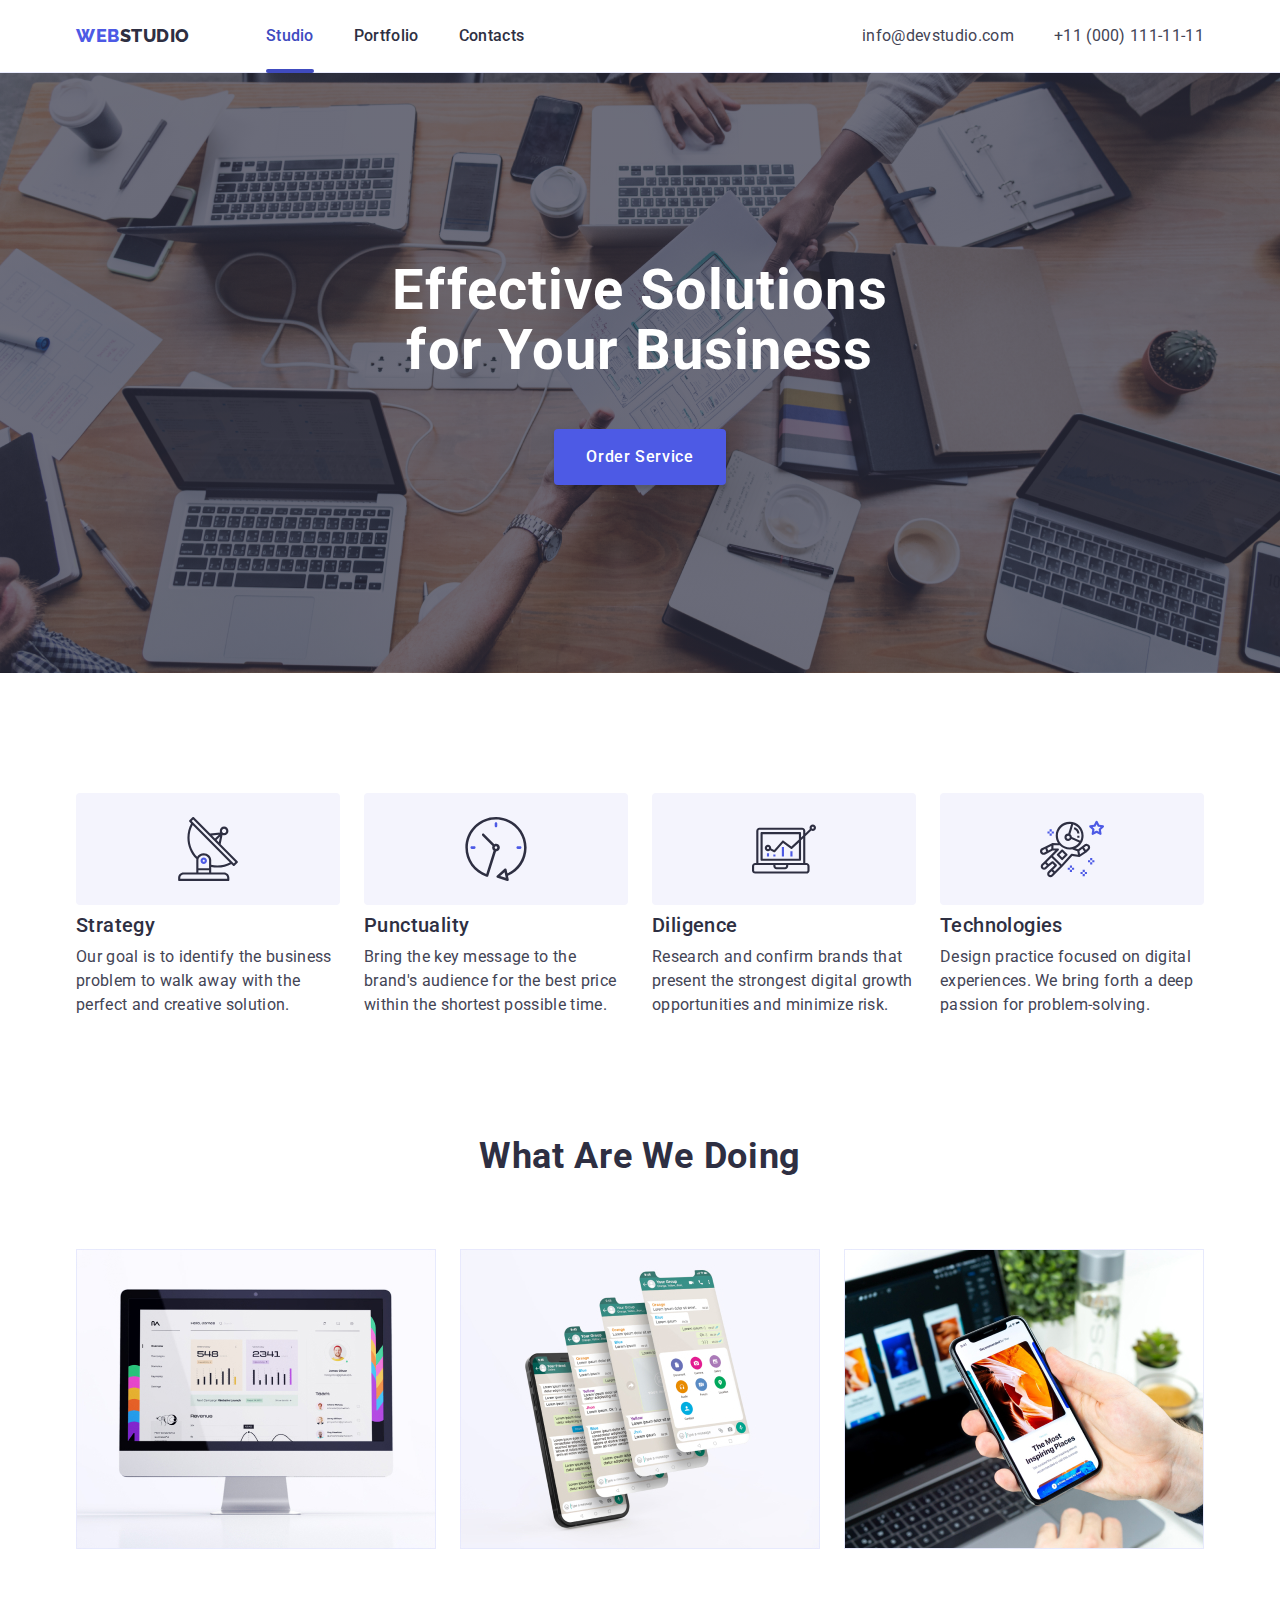
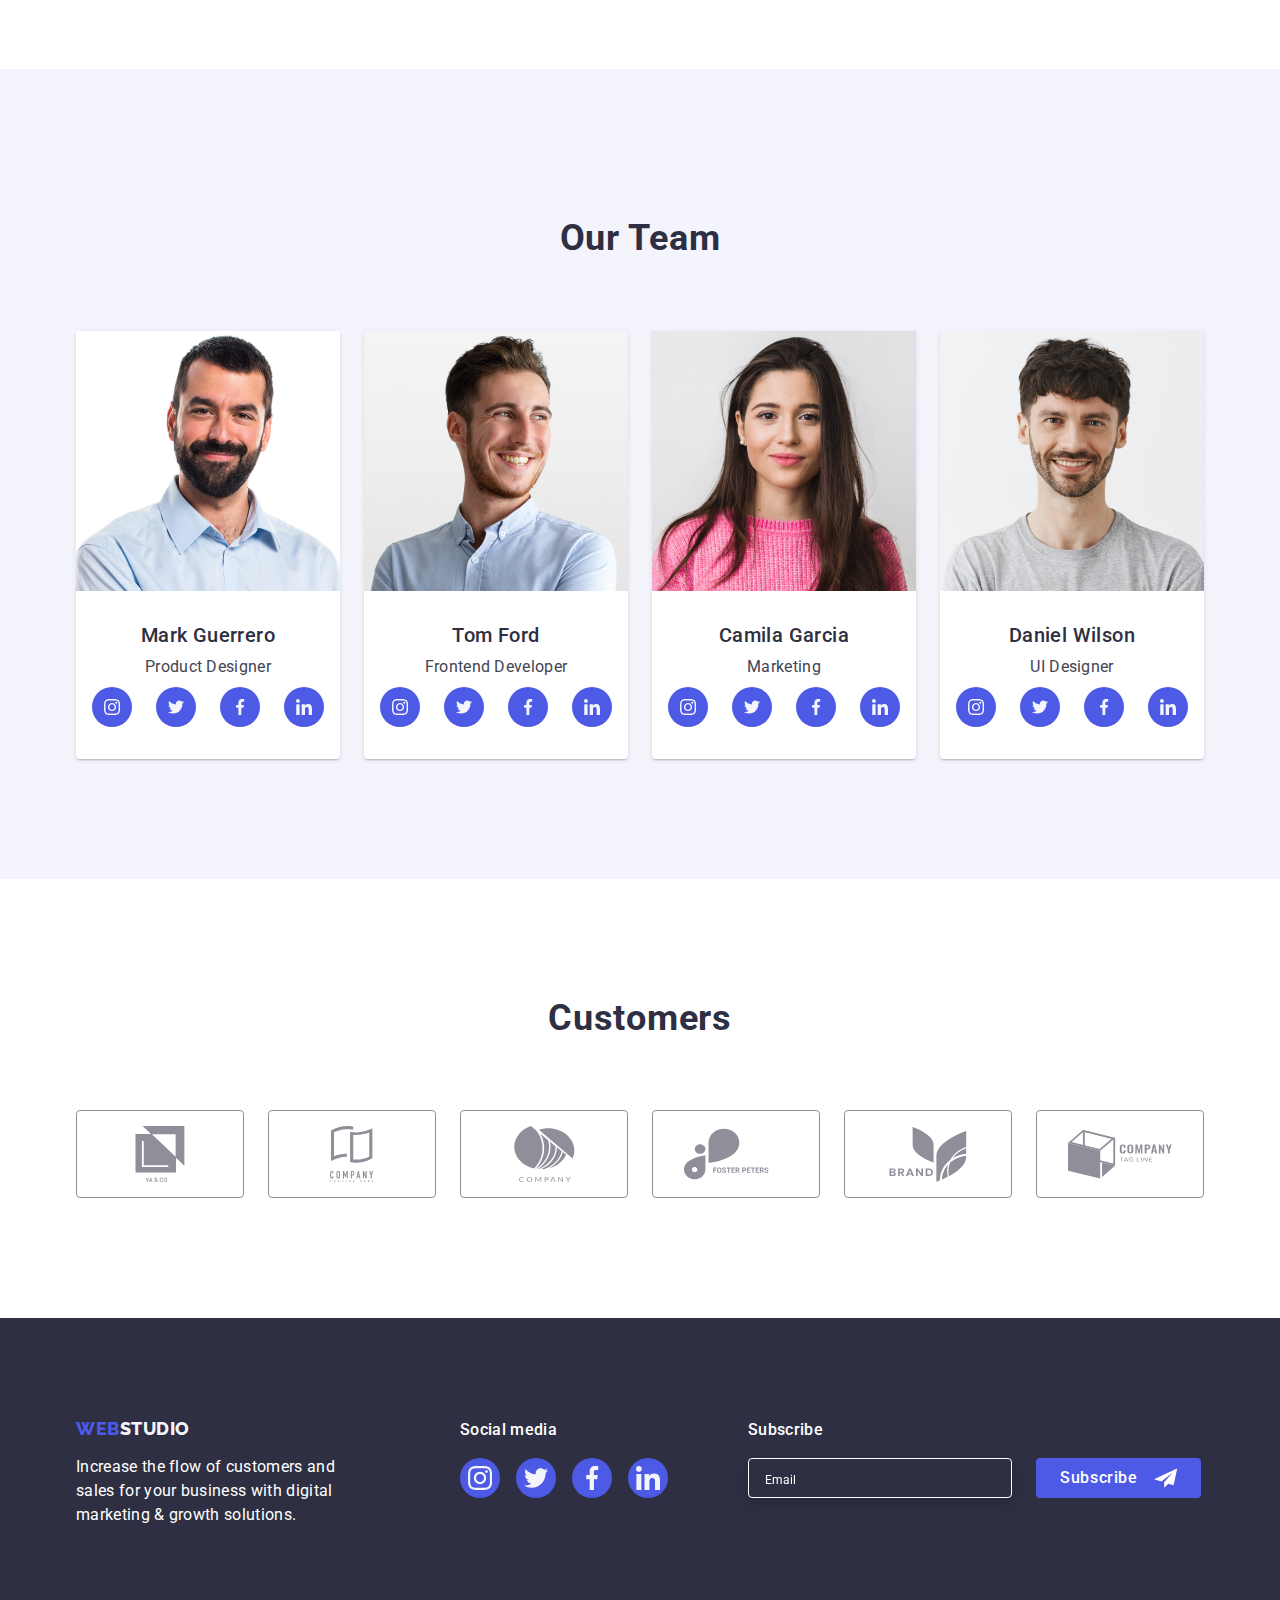
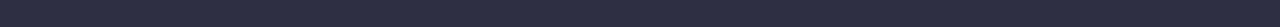
<file: index.html>
<!DOCTYPE html>
<html lang="en">
  <head>
    <meta charset="UTF-8" />
    <meta http-equiv="X-UA-Compatible" content="IE=edge" />
    <meta name="viewport" content="width=device-width, initial-scale=1.0" />
    <link rel="preconnect" href="https://fonts.googleapis.com" />
    <link rel="preconnect" href="https://fonts.gstatic.com" crossorigin />
    <link
      href="https://fonts.googleapis.com/css2?family=Raleway:wght@800&family=Roboto:wght@400;500;700;900&display=swap"
      rel="stylesheet"
    />
    <link
      rel="stylesheet"
      href="https://cdn.jsdelivr.net/npm/modern-normalize@1.1.0/modern-normalize.min.css"
    />
    <link rel="stylesheet" href="./css/styles.css" />
    <title>Homework-1</title>
  </head>
  <body>
    <!-- Header -->
    <header class="header-line">
      <div class="container-menu container">
        <nav class="menu-nav">
          <a class="logo link" href="">Web<span class="studio">Studio</span></a>
          <ul class="list site-nav">
            <li class="item-menu">
              <a class="link menu-link-current" href="./index.html">Studio</a>
            </li>
            <li class="item-menu">
              <a class="link menu-link" href="./portfolio.html">Portfolio</a>
            </li>
            <li class="item-menu">
              <a class="link menu-link" href="">Contacts</a>
            </li>
          </ul>
        </nav>
        <address class="address">
          <ul class="list contact-list">
            <li>
              <a class="contacts link" href="mailto:info@devstudio.com"
                >info@devstudio.com</a
              >
            </li>
            <li>
              <a class="contacts link" href="tel:+110001111111"
                >+11 (000) 111-11-11</a
              >
            </li>
          </ul>
        </address>
      </div>
    </header>
    <!-- Main -->
    <main>
      <section class="section-main">
        <div class="container">
          <h1 class="main-text">Effective Solutions <br />for Your Business</h1>
          <button class="button" data-modal-open type="button">
            Order Service
          </button>
        </div>
      </section>
      <!-- Section -->
      <section class="section-content">
        <div class="container">
          <h2 hidden class="header-foto">Features</h2>
          <ul class="list content-box">
            <li class="content-item">
              <div class="icons-list">
                <svg class="icons" width="64" height="64">
                  <use href="./images/icons.svg#icon-antenna"></use>
                </svg>
              </div>
              <h3 class="content-header">Strategy</h3>
              <p class="content">
                Our goal is to identify the business problem to walk away with
                the perfect and creative solution.
              </p>
            </li>

            <li class="content-item">
              <div class="icons-list">
                <svg class="icons" width="64" height="64">
                  <use href="./images/icons.svg#icon-clock"></use>
                </svg>
              </div>
              <h3 class="content-header">Punctuality</h3>
              <p class="content">
                Bring the key message to the brand's audience for the best price
                within the shortest possible time.
              </p>
            </li>

            <li class="content-item">
              <div class="icons-list">
                <svg class="icons" width="64" height="64">
                  <use href="./images/icons.svg#icon-diagram"></use>
                </svg>
              </div>
              <h3 class="content-header">Diligence</h3>
              <p class="content">
                Research and confirm brands that present the strongest digital
                growth opportunities and minimize risk.
              </p>
            </li>

            <li class="content-item">
              <div class="icons-list">
                <svg class="icons" width="64" height="64">
                  <use href="./images/icons.svg#icon-astronaut"></use>
                </svg>
              </div>
              <h3 class="content-header">Technologies</h3>
              <p class="content">
                Design practice focused on digital experiences. We bring forth a
                deep passion for problem-solving.
              </p>
            </li>
          </ul>
        </div>
      </section>
      <!-- Section 1 -->
      <section class="foto">
        <div class="container">
          <h2 class="header-foto">What are we doing</h2>
          <ul class="list foto-box">
            <li class="item-foto">
              <img
                src="./images/Rectangle71.jpg"
                alt="Моноблок Apple"
                width="360"
                height="300"
              />
            </li>

            <li class="item-foto">
              <img
                src="./images/Rectangle72.jpg"
                alt="Смартфон"
                width="360"
                height="300"
              />
            </li>

            <li class="item-foto">
              <img
                src="./images/Rectangle73.jpg"
                alt="Телефон на фоні ноутбука"
                width="360"
                height="300"
              />
            </li>
          </ul>
        </div>
      </section>
      <!-- Section 2 -->
      <section class="our-team">
        <div class="container">
          <h2 class="team-header">Our Team</h2>
          <ul class="list team-box">
            <li class="team">
              <img src="./images/Photo.jpg" alt="Чоловік" width="264" />
              <div class="hero-name">
                <h3 class="hero-header">Mark Guerrero</h3>
                <p class="hero-content">Product Designer</p>
                <ul class="list media-list">
                  <li class="media-item">
                    <a href="" class="link media-links">
                      <svg class="media-svg" width="16" height="16">
                        <use href="./images/icons.svg#icon-instagram"></use>
                      </svg>
                    </a>
                  </li>
                  <li class="media-item">
                    <a href="" class="link media-links">
                      <svg class="media-svg" width="16" height="16">
                        <use href="./images/icons.svg#icon-twitter"></use>
                      </svg>
                    </a>
                  </li>
                  <li class="media-item">
                    <a href="" class="link media-links">
                      <svg class="media-svg" width="16" height="16">
                        <use href="./images/icons.svg#icon-facebook"></use>
                      </svg>
                    </a>
                  </li>
                  <li class="media-item">
                    <a href="" class="link media-links">
                      <svg class="media-svg" width="16" height="16">
                        <use href="./images/icons.svg#icon-linkedin"></use>
                      </svg>
                    </a>
                  </li>
                </ul>
              </div>
            </li>

            <li class="team">
              <img src="./images/Photo2.jpg" alt="Чоловік" width="264" />
              <div class="hero-name">
                <h3 class="hero-header">Tom Ford</h3>
                <p class="hero-content">Frontend Developer</p>
                <ul class="list media-list">
                  <li class="media-item">
                    <a href="" class="link media-links">
                      <svg class="media-svg" width="16" height="16">
                        <use href="./images/icons.svg#icon-instagram"></use>
                      </svg>
                    </a>
                  </li>
                  <li class="media-item">
                    <a href="" class="link media-links">
                      <svg class="media-svg" width="16" height="16">
                        <use href="./images/icons.svg#icon-twitter"></use>
                      </svg>
                    </a>
                  </li>
                  <li class="media-item">
                    <a href="" class="link media-links">
                      <svg class="media-svg" width="16" height="16">
                        <use href="./images/icons.svg#icon-facebook"></use>
                      </svg>
                    </a>
                  </li>
                  <li class="media-item">
                    <a href="" class="link media-links">
                      <svg class="media-svg" width="16" height="16">
                        <use href="./images/icons.svg#icon-linkedin"></use>
                      </svg>
                    </a>
                  </li>
                </ul>
              </div>
            </li>

            <li class="team">
              <img src="./images/Photo3.jpg" alt="Жінка" width="264" />
              <div class="hero-name">
                <h3 class="hero-header">Camila Garcia</h3>
                <p class="hero-content">Marketing</p>
                <ul class="list media-list">
                  <li class="media-item">
                    <a href="" class="link media-links">
                      <svg class="media-svg" width="16" height="16">
                        <use href="./images/icons.svg#icon-instagram"></use>
                      </svg>
                    </a>
                  </li>
                  <li class="media-item">
                    <a href="" class="link media-links">
                      <svg class="media-svg" width="16" height="16">
                        <use href="./images/icons.svg#icon-twitter"></use>
                      </svg>
                    </a>
                  </li>
                  <li class="media-item">
                    <a href="" class="link media-links">
                      <svg class="media-svg" width="16" height="16">
                        <use href="./images/icons.svg#icon-facebook"></use>
                      </svg>
                    </a>
                  </li>
                  <li class="media-item">
                    <a href="" class="link media-links">
                      <svg class="media-svg" width="16" height="16">
                        <use href="./images/icons.svg#icon-linkedin"></use>
                      </svg>
                    </a>
                  </li>
                </ul>
              </div>
            </li>

            <li class="team">
              <img src="./images/Photo4.jpg" alt="Чоловік" width="264" />
              <div class="hero-name">
                <h3 class="hero-header">Daniel Wilson</h3>
                <p class="hero-content">UI Designer</p>
                <ul class="list media-list">
                  <li class="media-item">
                    <a href="" class="link media-links">
                      <svg class="media-svg" width="16" height="16">
                        <use href="./images/icons.svg#icon-instagram"></use>
                      </svg>
                    </a>
                  </li>
                  <li class="media-item">
                    <a href="" class="link media-links">
                      <svg class="media-svg" width="16" height="16">
                        <use href="./images/icons.svg#icon-twitter"></use>
                      </svg>
                    </a>
                  </li>
                  <li class="media-item">
                    <a href="" class="link media-links">
                      <svg class="media-svg" width="16" height="16">
                        <use href="./images/icons.svg#icon-facebook"></use>
                      </svg>
                    </a>
                  </li>
                  <li class="media-item">
                    <a href="" class="link media-links">
                      <svg class="media-svg" width="16" height="16">
                        <use href="./images/icons.svg#icon-linkedin"></use>
                      </svg>
                    </a>
                  </li>
                </ul>
              </div>
            </li>
          </ul>
        </div>
      </section>
      <section class="customers-section">
        <div class="container">
          <h2 class="customers-header">Customers</h2>
          <ul class="list customers">
            <li class="customers-item">
              <a href="" class="link customers-link">
                <svg class="custom-svg" width="104" height="56">
                  <use href="./images/icons.svg#icon-Logo-1"></use>
                </svg>
              </a>
            </li>
            <li class="customers-item">
              <a href="" class="link customers-link">
                <svg class="custom-svg" width="104" height="56">
                  <use href="./images/icons.svg#icon-Logo-2"></use>
                </svg>
              </a>
            </li>
            <li class="customers-item">
              <a href="" class="link customers-link">
                <svg class="custom-svg" width="104" height="56">
                  <use href="./images/icons.svg#icon-Logo-3"></use>
                </svg>
              </a>
            </li>
            <li class="customers-item">
              <a href="" class="link customers-link">
                <svg class="custom-svg" width="104" height="56">
                  <use href="./images/icons.svg#icon-Logo-4"></use>
                </svg>
              </a>
            </li>
            <li class="customers-item">
              <a href="" class="link customers-link">
                <svg class="custom-svg" width="104" height="56">
                  <use href="./images/icons.svg#icon-Logo-5"></use>
                </svg>
              </a>
            </li>
            <li class="customers-item">
              <a href="" class="link customers-link">
                <svg class="custom-svg" width="104" height="56">
                  <use href="./images/icons.svg#icon-Logo-6"></use>
                </svg>
              </a>
            </li>
          </ul>
        </div>
      </section>
    </main>
    <!-- Footer -->
    <footer class="footer">
      <div class="container">
        <div class="footer-container">
        <div class="footer-info">
          <a class="logo-footer link" href=""
            >Web<span class="studio-footer">Studio</span></a
          >
          <p class="content-footer">
            Increase the flow of customers and sales for your business with
            digital marketing & growth solutions.
          </p>
        </div>
        <div class="media-footer">
          <p class="media-head">Social media</p>
          <ul class="list media-list-footer">
            <li class="media-item">
              <a href="" class="link media-links-footer">
                <svg class="media-svg" width="24" height="24">
                  <use href="./images/icons.svg#icon-instagram"></use>
                </svg>
              </a>
            </li>
            <li class="media-item">
              <a href="" class="link media-links-footer">
                <svg class="media-svg" width="24" height="24">
                  <use href="./images/icons.svg#icon-twitter"></use>
                </svg>
              </a>
            </li>
            <li class="media-item">
              <a href="" class="link media-links-footer">
                <svg class="media-svg" width="24" height="24">
                  <use href="./images/icons.svg#icon-facebook"></use>
                </svg>
              </a>
            </li>
            <li class="media-item">
              <a href="" class="link media-links-footer">
                <svg class="media-svg" width="24" height="24">
                  <use href="./images/icons.svg#icon-linkedin"></use>
                </svg>
              </a>
            </li>
          </ul>
        </div>
        <div>
          <p class="media-head">Subscribe</p>
          <form class="form-footer">
            <label>
              <input
                class="input-footer"
                type="email"
                name="user_email"
                placeholder="Email"
                type="email"
                name="user_email"
                placeholder="Email"
                pattern="^(?=.*[a-z])(?=.*[A-Z])"
              />
            </label>
            <button class="sub-button" type="submit">
              Subscribe 
              <svg class="sub-icon" width="24px" height="24px">
                <use href="./images/icons.svg#icon-telegram">
              </svg>
            </button>
          </form>
        </div>
        </div>
      </div> 
    </footer>
    <div class="backdrop is-hidden" data-modal>
      <div class="modal">
        <button class="modal-btn" type="button" data-modal-close>
          <svg class="modal-icon" width="8px" height="8px">
            <use href="./images/icons.svg#icon-close"></use>
          </svg>
        </button>
        <p class="modal-title">Leave your contacts and we will call you back</p>
        <form name="contact-form" class="modal-form">
        <label class="modal-form-label" for="user-name">Name</label>
        <div class="modal-form-field">
          <input class="modal-form-input" type="text" name="user_name" placeholder=" " required="">
          <svg class="icon-person" width="20px" height="20px">
            <use href="./images/icons.svg#icon-person"></use>
          </svg>
        </div>
        <label class="modal-form-label" for="user-name">Phone</label>
        <div class="modal-form-field">
          <input class="modal-form-input" type="text" name="user_name" placeholder=" " required="">
          <svg class="icon-person" width="24px" height="24px">
            <use href="./images/icons.svg#icon-phone"></use>
          </svg>
        </div>
        <label class="modal-form-label" for="user-name">Email</label>
        <div class="modal-form-field">
          <input class="modal-form-input" type="text" name="user_name" placeholder=" " required="">
          <svg class="icon-person" width="24px" height="24px">
            <use href="./images/icons.svg#icon-email"></use>
          </svg>         
        </div>
        <label class="modal-form-label" for="user-message">Comment</label>
        <textarea class="modal-form-message" name="user_message" rows="5" placeholder="Text input"></textarea>
        <label class="modal-form-agreement">
            <input class="modal-form-agreement-box" type="checkbox" name="user_agreemen">
            <span class="modal-form-agreement-text">I accept the terms and conditions of the
              <a class="modal-form-agreement-link" href="">Privacy Policy</a>
            </span>
          </label>
          <button class="modal-btn-close" type="submit">Send</button>
        </form>
      </div>
    </div>
    <script src="./js/modal.js"></script>
  </body>
</html>
</file>
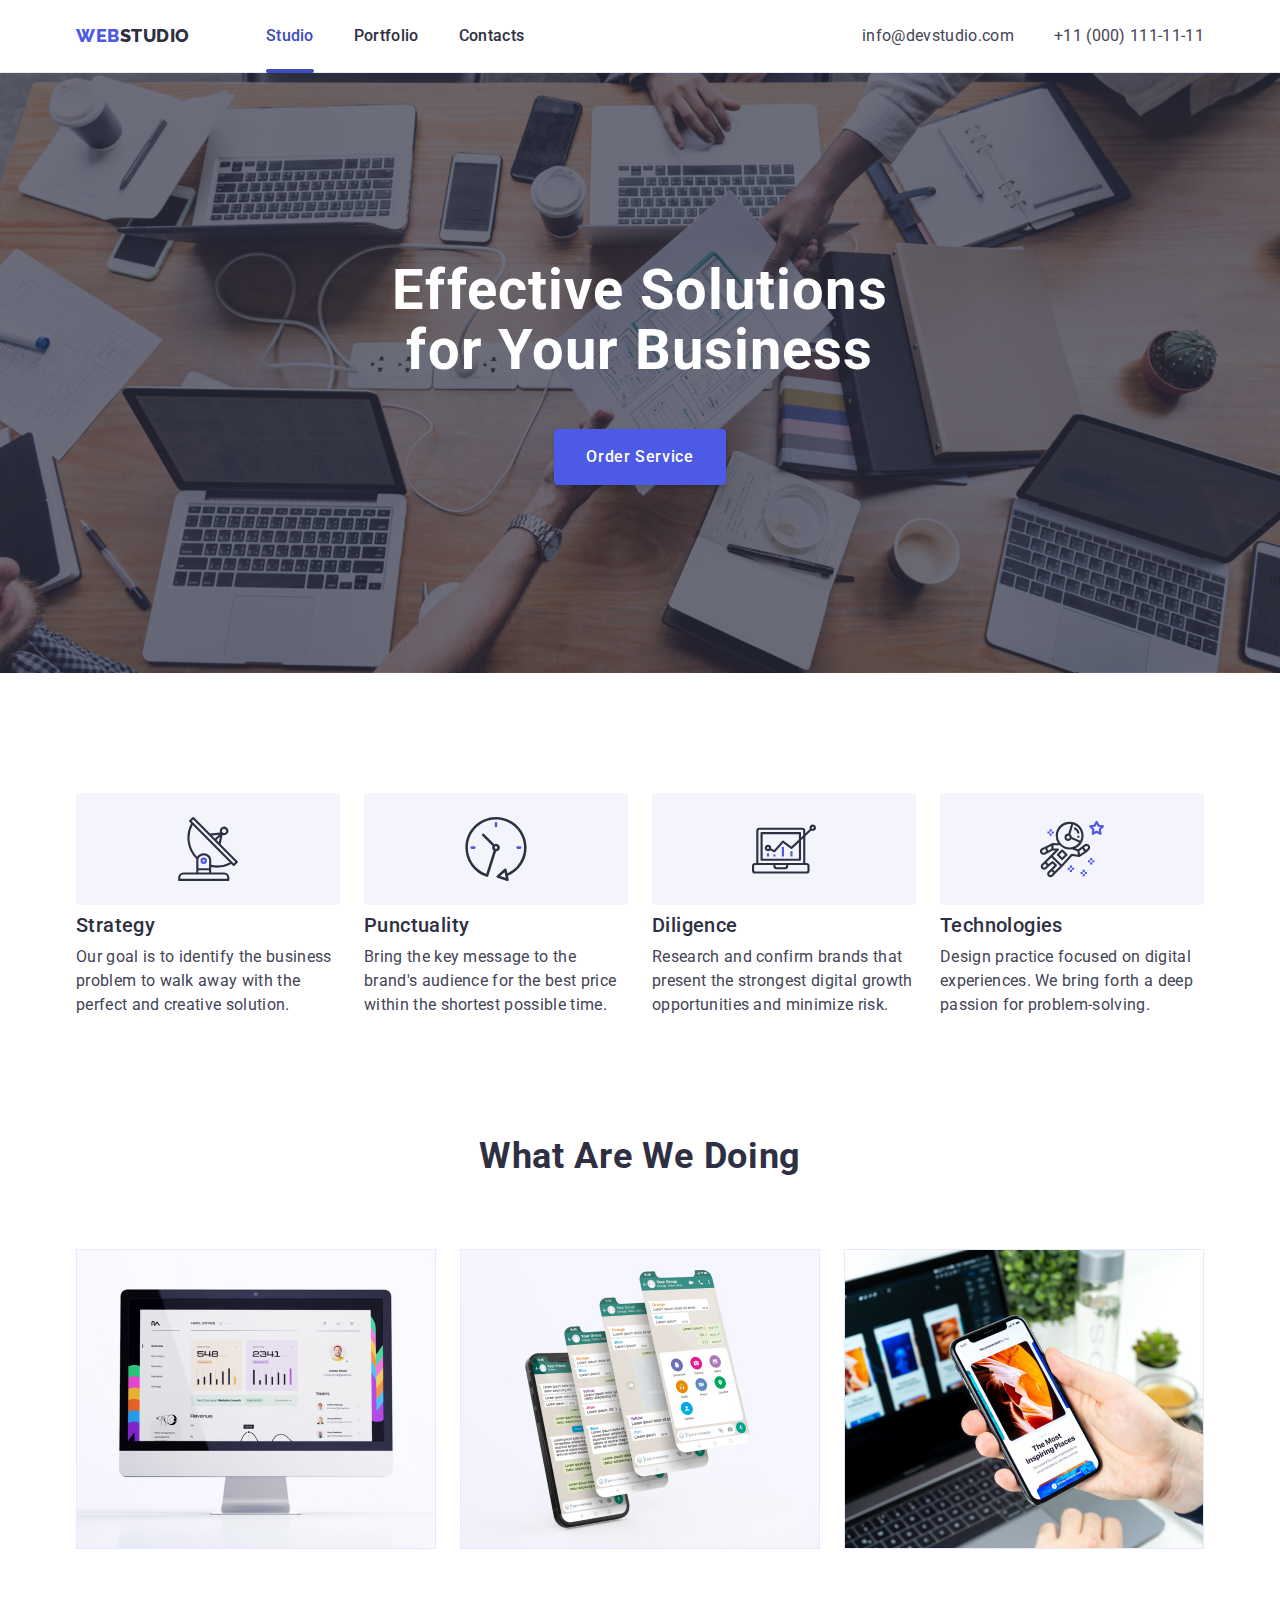
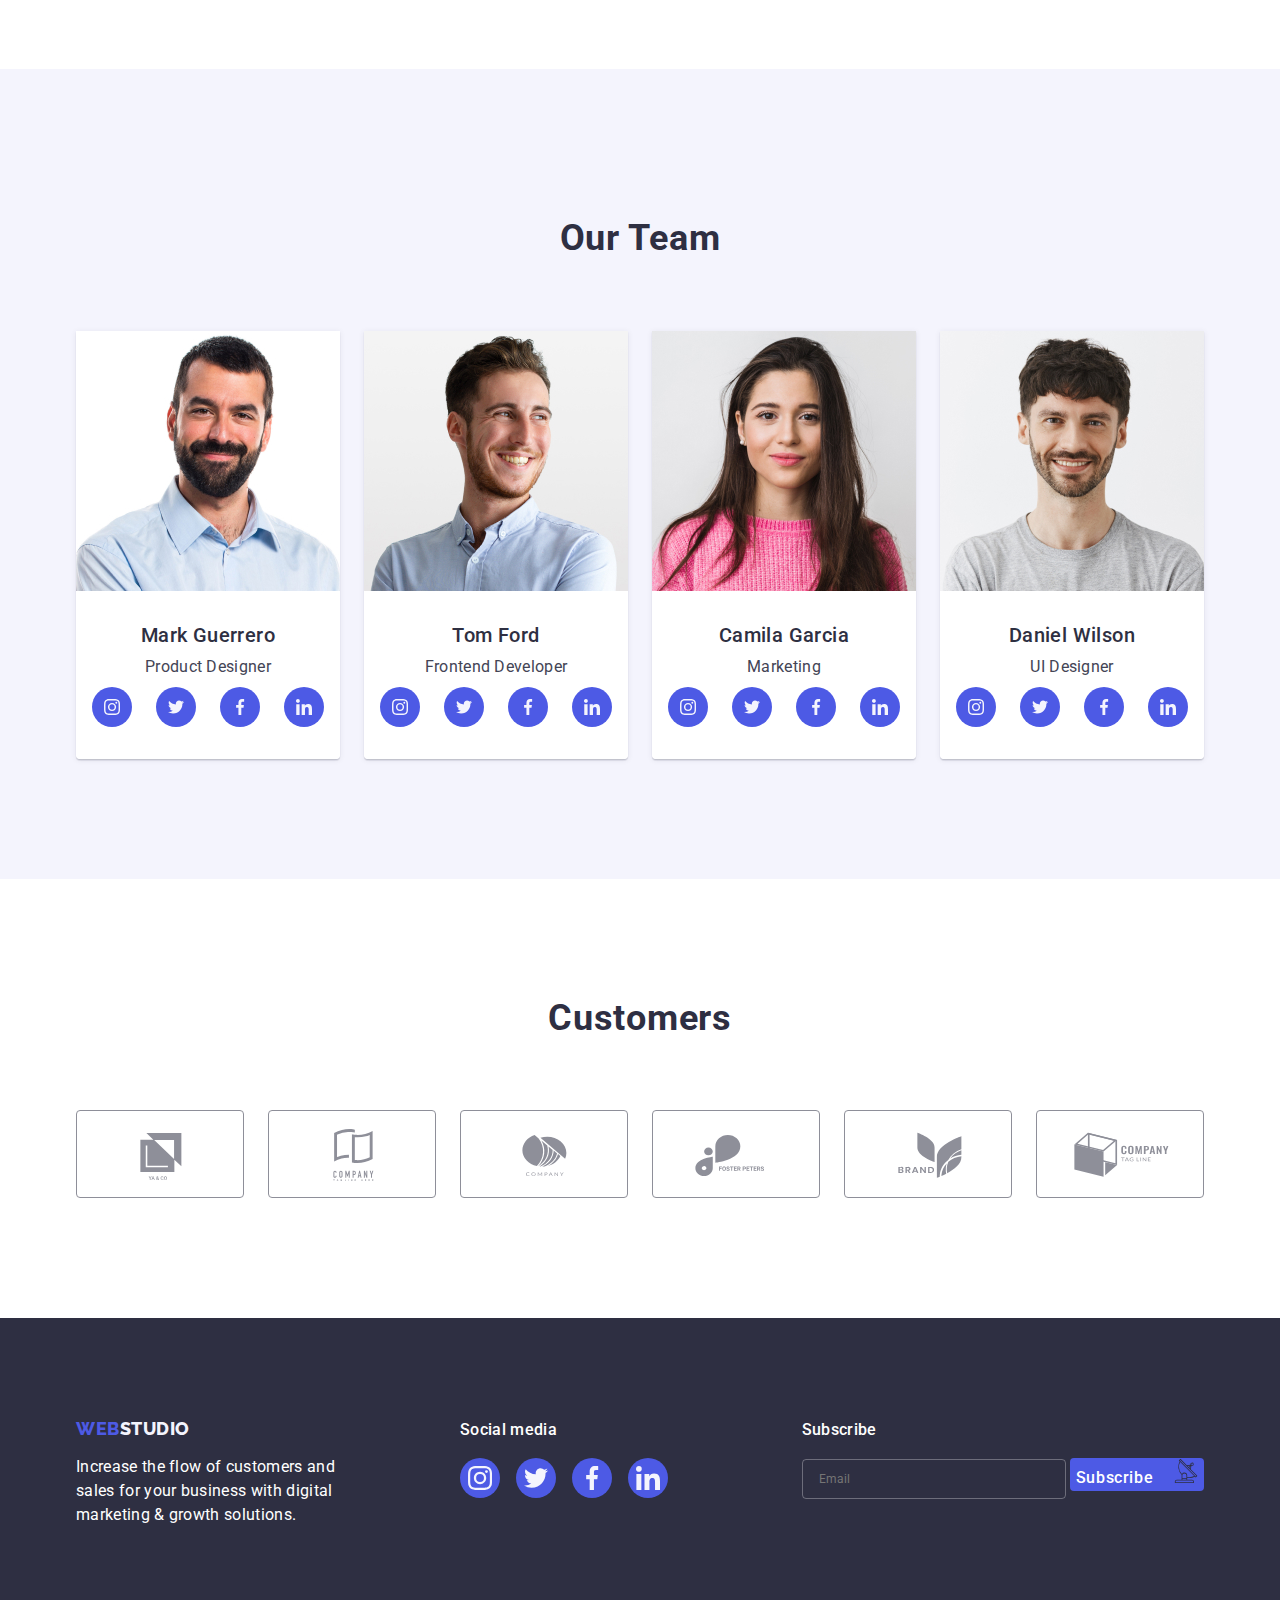
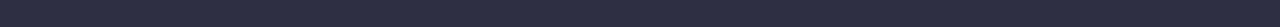
<file: js/index.html>
<!DOCTYPE html>
<html lang="en">
  <head>
    <meta charset="UTF-8" />
    <meta http-equiv="X-UA-Compatible" content="IE=edge" />
    <meta name="viewport" content="width=device-width, initial-scale=1.0" />
    <link rel="preconnect" href="https://fonts.googleapis.com" />
    <link rel="preconnect" href="https://fonts.gstatic.com" crossorigin />
    <link
      href="https://fonts.googleapis.com/css2?family=Raleway:wght@800&family=Roboto:wght@400;500;700;900&display=swap"
      rel="stylesheet"
    />
    <link
      rel="stylesheet"
      href="https://cdn.jsdelivr.net/npm/modern-normalize@1.1.0/modern-normalize.min.css"
    />
    <link rel="stylesheet" href="./css/styles.css" />
    <title>Homework-1</title>
  </head>
  <body>
    <!-- Header -->
    <header class="header-line">
      <div class="container-menu container">
        <nav class="menu-nav">
          <a class="logo link" href="">Web<span class="studio">Studio</span></a>
          <ul class="list site-nav">
            <li class="item-menu">
              <a class="link menu-link-current" href="./index.html">Studio</a>
            </li>
            <li class="item-menu">
              <a class="link menu-link" href="./portfolio.html">Portfolio</a>
            </li>
            <li class="item-menu">
              <a class="link menu-link" href="">Contacts</a>
            </li>
          </ul>
        </nav>
        <address class="address">
          <ul class="list contact-list">
            <li>
              <a class="contacts link" href="mailto:info@devstudio.com"
                >info@devstudio.com</a
              >
            </li>
            <li>
              <a class="contacts link" href="tel:+110001111111"
                >+11 (000) 111-11-11</a
              >
            </li>
          </ul>
        </address>
      </div>
    </header>
    <!-- Main -->
    <main>
      <section class="section-main">
        <div class="container">
          <h1 class="main-text">Effective Solutions <br />for Your Business</h1>
          <button class="button" data-modal-open type="button">
            Order Service
          </button>
        </div>
      </section>
      <!-- Section -->
      <section class="section-content">
        <div class="container">
          <h2 hidden class="header-foto">Features</h2>
          <ul class="list content-box">
            <li class="content-item">
              <div class="icons-list">
                <svg class="icons" width="64" height="64">
                  <use href="./images/icons.svg#icon-antenna"></use>
                </svg>
              </div>
              <h3 class="content-header">Strategy</h3>
              <p class="content">
                Our goal is to identify the business problem to walk away with
                the perfect and creative solution.
              </p>
            </li>

            <li class="content-item">
              <div class="icons-list">
                <svg class="icons" width="64" height="64">
                  <use href="./images/icons.svg#icon-clock"></use>
                </svg>
              </div>
              <h3 class="content-header">Punctuality</h3>
              <p class="content">
                Bring the key message to the brand's audience for the best price
                within the shortest possible time.
              </p>
            </li>

            <li class="content-item">
              <div class="icons-list">
                <svg class="icons" width="64" height="64">
                  <use href="./images/icons.svg#icon-diagram"></use>
                </svg>
              </div>
              <h3 class="content-header">Diligence</h3>
              <p class="content">
                Research and confirm brands that present the strongest digital
                growth opportunities and minimize risk.
              </p>
            </li>

            <li class="content-item">
              <div class="icons-list">
                <svg class="icons" width="64" height="64">
                  <use href="./images/icons.svg#icon-astronaut"></use>
                </svg>
              </div>
              <h3 class="content-header">Technologies</h3>
              <p class="content">
                Design practice focused on digital experiences. We bring forth a
                deep passion for problem-solving.
              </p>
            </li>
          </ul>
        </div>
      </section>
      <!-- Section 1 -->
      <section class="foto">
        <div class="container">
          <h2 class="header-foto">What are we doing</h2>
          <ul class="list foto-box">
            <li class="item-foto">
              <img
                src="./images/Rectangle71.jpg"
                alt="Моноблок Apple"
                width="360"
                height="300"
              />
            </li>

            <li class="item-foto">
              <img
                src="./images/Rectangle72.jpg"
                alt="Смартфон"
                width="360"
                height="300"
              />
            </li>

            <li class="item-foto">
              <img
                src="./images/Rectangle73.jpg"
                alt="Телефон на фоні ноутбука"
                width="360"
                height="300"
              />
            </li>
          </ul>
        </div>
      </section>
      <!-- Section 2 -->
      <section class="our-team">
        <div class="container">
          <h2 class="team-header">Our Team</h2>
          <ul class="list team-box">
            <li class="team">
              <img src="./images/Photo.jpg" alt="Чоловік" width="264" />
              <div class="hero-name">
                <h3 class="hero-header">Mark Guerrero</h3>
                <p class="hero-content">Product Designer</p>
                <ul class="list media-list">
                  <li class="media-item">
                    <a href="" class="link media-links">
                      <svg class="media-svg" width="16" height="16">
                        <use href="./images/icons.svg#icon-instagram"></use>
                      </svg>
                    </a>
                  </li>
                  <li class="media-item">
                    <a href="" class="link media-links">
                      <svg class="media-svg" width="16" height="16">
                        <use href="./images/icons.svg#icon-twitter"></use>
                      </svg>
                    </a>
                  </li>
                  <li class="media-item">
                    <a href="" class="link media-links">
                      <svg class="media-svg" width="16" height="16">
                        <use href="./images/icons.svg#icon-facebook"></use>
                      </svg>
                    </a>
                  </li>
                  <li class="media-item">
                    <a href="" class="link media-links">
                      <svg class="media-svg" width="16" height="16">
                        <use href="./images/icons.svg#icon-linkedin"></use>
                      </svg>
                    </a>
                  </li>
                </ul>
              </div>
            </li>

            <li class="team">
              <img src="./images/Photo2.jpg" alt="Чоловік" width="264" />
              <div class="hero-name">
                <h3 class="hero-header">Tom Ford</h3>
                <p class="hero-content">Frontend Developer</p>
                <ul class="list media-list">
                  <li class="media-item">
                    <a href="" class="link media-links">
                      <svg class="media-svg" width="16" height="16">
                        <use href="./images/icons.svg#icon-instagram"></use>
                      </svg>
                    </a>
                  </li>
                  <li class="media-item">
                    <a href="" class="link media-links">
                      <svg class="media-svg" width="16" height="16">
                        <use href="./images/icons.svg#icon-twitter"></use>
                      </svg>
                    </a>
                  </li>
                  <li class="media-item">
                    <a href="" class="link media-links">
                      <svg class="media-svg" width="16" height="16">
                        <use href="./images/icons.svg#icon-facebook"></use>
                      </svg>
                    </a>
                  </li>
                  <li class="media-item">
                    <a href="" class="link media-links">
                      <svg class="media-svg" width="16" height="16">
                        <use href="./images/icons.svg#icon-linkedin"></use>
                      </svg>
                    </a>
                  </li>
                </ul>
              </div>
            </li>

            <li class="team">
              <img src="./images/Photo3.jpg" alt="Жінка" width="264" />
              <div class="hero-name">
                <h3 class="hero-header">Camila Garcia</h3>
                <p class="hero-content">Marketing</p>
                <ul class="list media-list">
                  <li class="media-item">
                    <a href="" class="link media-links">
                      <svg class="media-svg" width="16" height="16">
                        <use href="./images/icons.svg#icon-instagram"></use>
                      </svg>
                    </a>
                  </li>
                  <li class="media-item">
                    <a href="" class="link media-links">
                      <svg class="media-svg" width="16" height="16">
                        <use href="./images/icons.svg#icon-twitter"></use>
                      </svg>
                    </a>
                  </li>
                  <li class="media-item">
                    <a href="" class="link media-links">
                      <svg class="media-svg" width="16" height="16">
                        <use href="./images/icons.svg#icon-facebook"></use>
                      </svg>
                    </a>
                  </li>
                  <li class="media-item">
                    <a href="" class="link media-links">
                      <svg class="media-svg" width="16" height="16">
                        <use href="./images/icons.svg#icon-linkedin"></use>
                      </svg>
                    </a>
                  </li>
                </ul>
              </div>
            </li>

            <li class="team">
              <img src="./images/Photo4.jpg" alt="Чоловік" width="264" />
              <div class="hero-name">
                <h3 class="hero-header">Daniel Wilson</h3>
                <p class="hero-content">UI Designer</p>
                <ul class="list media-list">
                  <li class="media-item">
                    <a href="" class="link media-links">
                      <svg class="media-svg" width="16" height="16">
                        <use href="./images/icons.svg#icon-instagram"></use>
                      </svg>
                    </a>
                  </li>
                  <li class="media-item">
                    <a href="" class="link media-links">
                      <svg class="media-svg" width="16" height="16">
                        <use href="./images/icons.svg#icon-twitter"></use>
                      </svg>
                    </a>
                  </li>
                  <li class="media-item">
                    <a href="" class="link media-links">
                      <svg class="media-svg" width="16" height="16">
                        <use href="./images/icons.svg#icon-facebook"></use>
                      </svg>
                    </a>
                  </li>
                  <li class="media-item">
                    <a href="" class="link media-links">
                      <svg class="media-svg" width="16" height="16">
                        <use href="./images/icons.svg#icon-linkedin"></use>
                      </svg>
                    </a>
                  </li>
                </ul>
              </div>
            </li>
          </ul>
        </div>
      </section>
      <section class="customers-section">
        <div class="container">
          <h2 class="customers-header">Customers</h2>
          <ul class="list customers">
            <li class="customers-item">
              <a href="" class="link customers-link">
                <svg class="custom-svg" width="104" height="56">
                  <use href="./images/icons.svg#icon-Logo-1"></use>
                </svg>
              </a>
            </li>
            <li class="customers-item">
              <a href="" class="link customers-link">
                <svg class="custom-svg" width="104" height="56">
                  <use href="./images/icons.svg#icon-Logo-2"></use>
                </svg>
              </a>
            </li>
            <li class="customers-item">
              <a href="" class="link customers-link">
                <svg class="custom-svg" width="104" height="56">
                  <use href="./images/icons.svg#icon-Logo-3"></use>
                </svg>
              </a>
            </li>
            <li class="customers-item">
              <a href="" class="link customers-link">
                <svg class="custom-svg" width="104" height="56">
                  <use href="./images/icons.svg#icon-Logo-4"></use>
                </svg>
              </a>
            </li>
            <li class="customers-item">
              <a href="" class="link customers-link">
                <svg class="custom-svg" width="104" height="56">
                  <use href="./images/icons.svg#icon-Logo-5"></use>
                </svg>
              </a>
            </li>
            <li class="customers-item">
              <a href="" class="link customers-link">
                <svg class="custom-svg" width="104" height="56">
                  <use href="./images/icons.svg#icon-Logo-6"></use>
                </svg>
              </a>
            </li>
          </ul>
        </div>
      </section>
    </main>
    <!-- Footer -->
    <footer class="footer">
      <div class="container footer-container">
        <div class="footer-info">
          <a class="logo-footer link" href=""
            >Web<span class="studio-footer">Studio</span></a
          >
          <p class="content-footer">
            Increase the flow of customers and sales for your business with
            digital marketing & growth solutions.
          </p>
        </div>
        <div class="media-footer">
          <p class="media-head">Social media</p>
          <ul class="list media-list-footer">
            <li class="media-item">
              <a href="" class="link media-links-footer">
                <svg class="media-svg" width="24" height="24">
                  <use href="./images/icons.svg#icon-instagram"></use>
                </svg>
              </a>
            </li>
            <li class="media-item">
              <a href="" class="link media-links-footer">
                <svg class="media-svg" width="24" height="24">
                  <use href="./images/icons.svg#icon-twitter"></use>
                </svg>
              </a>
            </li>
            <li class="media-item">
              <a href="" class="link media-links-footer">
                <svg class="media-svg" width="24" height="24">
                  <use href="./images/icons.svg#icon-facebook"></use>
                </svg>
              </a>
            </li>
            <li class="media-item">
              <a href="" class="link media-links-footer">
                <svg class="media-svg" width="24" height="24">
                  <use href="./images/icons.svg#icon-linkedin"></use>
                </svg>
              </a>
            </li>
          </ul>
        </div>
        <div class="sub">
          <p class="media-head">Subscribe</p>
          <form>
            <label>
              <input
                class="input-footer"
                type="email"
                name="user_email"
                placeholder="Email"
                type="email"
                name="user_email"
                placeholder="Email"
                pattern="[a-z0-9._%+-]+@[a-z0-9.-]+\.[a-z]{2,}$"
              />
            </label>
            <button class="sub-button style-button" type="submit">
              Subscribe
              <svg class="sub-icon" width="24px" height="24px">
                <use href="./images/icons.svg#icon-antenna"></use>
              </svg>
            </button>
          </form>
        </div>
      </div>
    </footer>
    <div class="backdrop is-hidden" data-modal>
      <div class="modal">
        <button class="modal-btn" type="button" data-modal-close>
          <svg class="modal-icon" width="8px" height="8px">
            <use href="./images/icons.svg#icon-cloose-button"></use>
          </svg>
        </button>
      </div>
    </div>
    <script src="./js/modal.js"></script>
  </body>
</html>
</file>
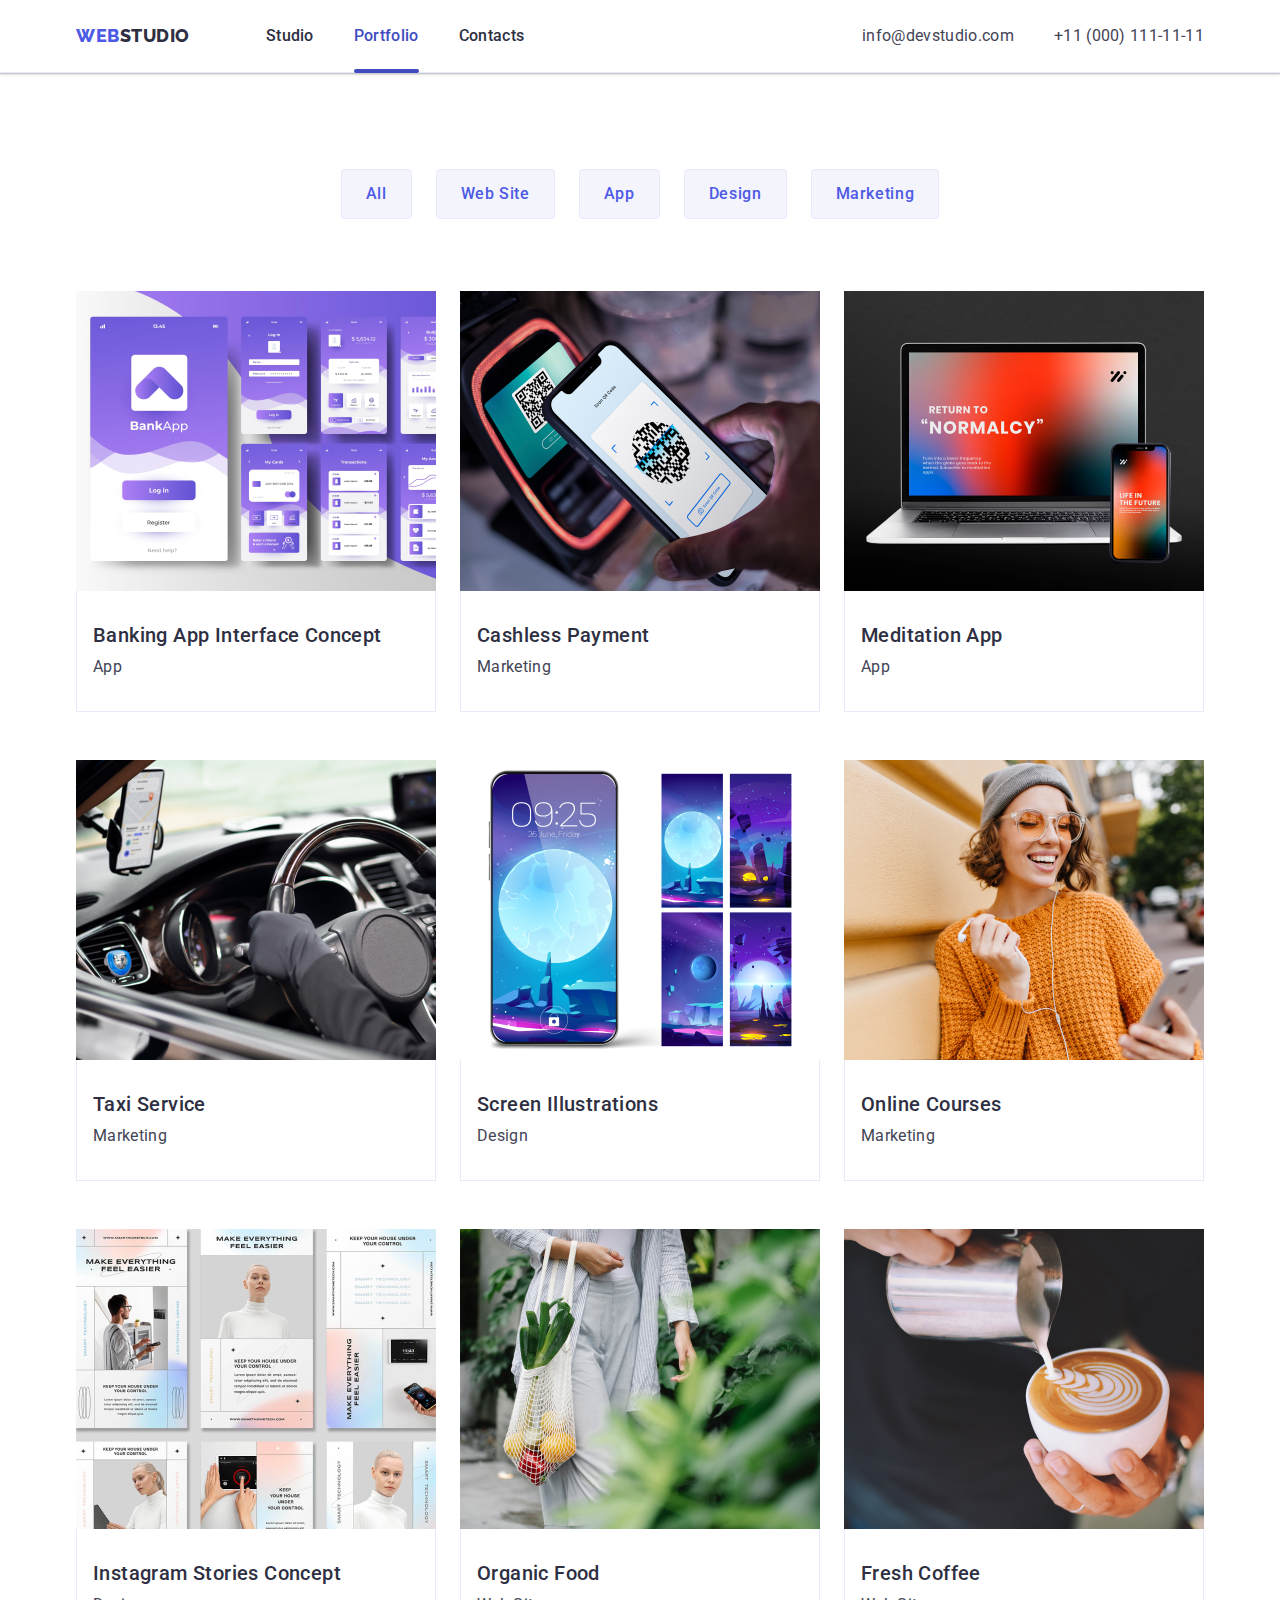
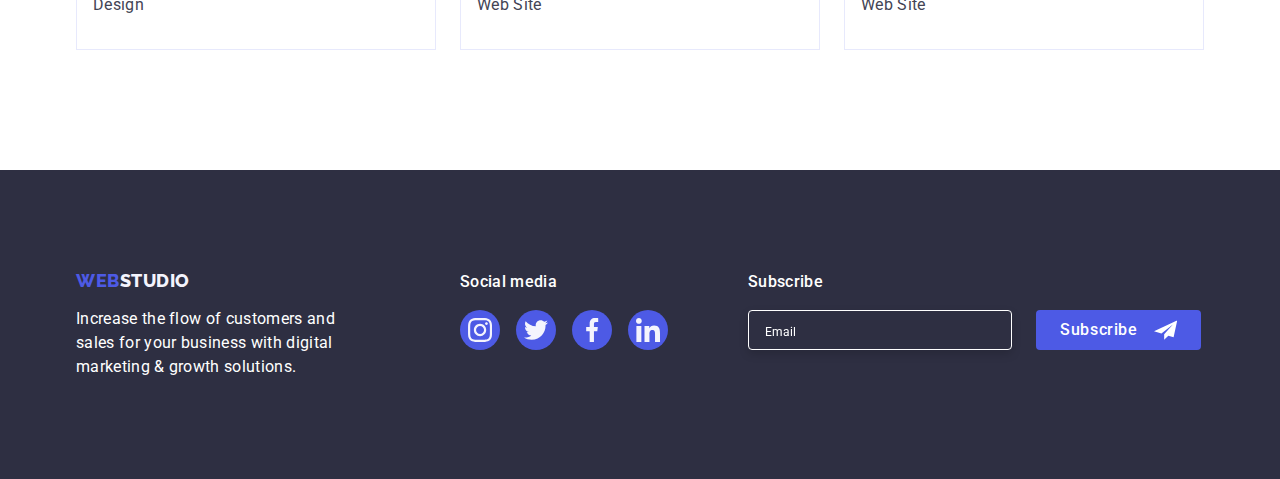
<file: portfolio.html>
<!DOCTYPE html>
<html lang="en">
  <head>
    <meta charset="UTF-8" />
    <meta http-equiv="X-UA-Compatible" content="IE=edge" />
    <meta name="viewport" content="width=device-width, initial-scale=1.0" />
    <link rel="preconnect" href="https://fonts.googleapis.com" />
    <link rel="preconnect" href="https://fonts.gstatic.com" crossorigin />
    <link
      href="https://fonts.googleapis.com/css2?family=Raleway:wght@800&family=Roboto:wght@400;500;700;900&display=swap"
      rel="stylesheet"
    />
    <link
      rel="stylesheet"
      href="https://cdn.jsdelivr.net/npm/modern-normalize@1.1.0/modern-normalize.min.css"
    />
    <link rel="stylesheet" href="./css/styles.css" />
    <title>Homework-1</title>
  </head>
  <body>
    <!-- Header -->
    <header class="header-line">
      <div class="container-menu container">
        <nav class="menu-nav">
          <a class="logo link" href="">Web<span class="studio">Studio</span></a>
          <ul class="list site-nav">
            <li class="item-menu">
              <a class="link menu-link" href="./index.html">Studio</a>
            </li>
            <li class="item-menu">
              <a
                class="link menu-link menu-link-current"
                href="./portfolio.html"
                >Portfolio</a
              >
            </li>
            <li class="item-menu">
              <a class="link menu-link" href="">Contacts</a>
            </li>
          </ul>
        </nav>
        <address class="address">
          <ul class="list contact-list">
            <li>
              <a class="contacts link" href="mailto:info@devstudio.com"
                >info@devstudio.com</a
              >
            </li>
            <li>
              <a class="contacts link" href="tel:+110001111111"
                >+11 (000) 111-11-11</a
              >
            </li>
          </ul>
        </address>
      </div>
    </header>
    <main>
      <section class="section">
        <div class="container">
          <h1 hidden>Kategories</h1>
          <ul class="list buttons-list">
            <li class="item">
              <button class="buttons" type="button">All</button>
            </li>
            <li class="item">
              <button class="buttons" type="button">Web Site</button>
            </li>
            <li class="item">
              <button class="buttons" type="button">App</button>
            </li>
            <li class="item">
              <button class="buttons" type="button">Design</button>
            </li>
            <li class="item">
              <button class="buttons" type="button">Marketing</button>
            </li>
          </ul>
          <ul class="list card-set">
            <li class="item">
              <a class="link shadows current-portfolio" href="">
                <div class="overlay-wrapper">
                  <img
                    src="./images/Web.jpg"
                    alt="Сторінка"
                    width="360"
                    height="300"
                  />
                  <div class="overlay">
                    <p class="overlay-text">
                      14 Stylish and User-Friendly App Design Concepts · Task
                      Manager App · Calorie Tracker App · Exotic Fruit Ecommerce
                      App · Cloud Storage App
                    </p>
                  </div>
                </div>
                <div class="item-lsit">
                  <h2 class="content-header">Banking App Interface Concept</h2>
                  <p class="content">App</p>
                </div>
              </a>
            </li>
            <li class="item">
              <a class="link shadows" href="">
                <div class="overlay-wrapper">
                  <img
                    src="./images/Terminal.jpg"
                    alt="Термінал"
                    width="360"
                    height="300"
                  />
                  <div class="overlay">
                    <p class="overlay-text">
                      14 Stylish and User-Friendly App Design Concepts · Task
                      Manager App · Calorie Tracker App · Exotic Fruit Ecommerce
                      App · Cloud Storage App
                    </p>
                  </div>
                </div>
                <div class="item-lsit">
                  <h2 class="content-header">Cashless Payment</h2>
                  <p class="content">Marketing</p>
                </div>
              </a>
            </li>
            <li class="item">
              <a class="link shadows" href="">
                <div class="overlay-wrapper">
                  <img
                    src="./images/Notebook.jpg"
                    alt="Ноутбук"
                    width="360"
                    height="300"
                  />
                  <div class="overlay">
                    <p class="overlay-text">
                      14 Stylish and User-Friendly App Design Concepts · Task
                      Manager App · Calorie Tracker App · Exotic Fruit Ecommerce
                      App · Cloud Storage App
                    </p>
                  </div>
                </div>
                <div class="item-lsit">
                  <h2 class="content-header">Meditation App</h2>
                  <p class="content">App</p>
                </div>
              </a>
            </li>
            <li class="item">
              <a class="link shadows" href="">
                <div class="overlay-wrapper">
                  <img
                    src="./images/Taxi.jpg"
                    alt="Автомобіль"
                    width="360"
                    height="300"
                  />
                  <div class="overlay">
                    <p class="overlay-text">
                      14 Stylish and User-Friendly App Design Concepts · Task
                      Manager App · Calorie Tracker App · Exotic Fruit Ecommerce
                      App · Cloud Storage App
                    </p>
                  </div>
                </div>
                <div class="item-lsit">
                  <h2 class="content-header">Taxi Service</h2>
                  <p class="content">Marketing</p>
                </div>
              </a>
            </li>
            <li class="item">
              <a class="link shadows" href="">
                <div class="overlay-wrapper">
                  <img
                    src="./images/Phone.jpg"
                    alt="Смартфон"
                    width="360"
                    height="300"
                  />
                  <div class="overlay">
                    <p class="overlay-text">
                      14 Stylish and User-Friendly App Design Concepts · Task
                      Manager App · Calorie Tracker App · Exotic Fruit Ecommerce
                      App · Cloud Storage App
                    </p>
                  </div>
                </div>
                <div class="item-lsit">
                  <h2 class="content-header">Screen Illustrations</h2>
                  <p class="content">Design</p>
                </div>
              </a>
            </li>

            <li class="item">
              <a class="link shadows" href="">
                <div class="overlay-wrapper">
                  <img
                    src="./images/Girl.jpg"
                    alt="Дівчина"
                    width="360"
                    height="300"
                  />
                  <div class="overlay">
                    <p class="overlay-text">
                      14 Stylish and User-Friendly App Design Concepts · Task
                      Manager App · Calorie Tracker App · Exotic Fruit Ecommerce
                      App · Cloud Storage App
                    </p>
                  </div>
                </div>
                <div class="item-lsit">
                  <h2 class="content-header">Online Courses</h2>
                  <p class="content">Marketing</p>
                </div>
              </a>
            </li>
            <li class="item">
              <a class="link shadows" href="">
                <div class="overlay-wrapper">
                  <img
                    src="./images/Magazine.jpg"
                    alt="Обкладинка"
                    width="360"
                    height="300"
                  />
                  <div class="overlay">
                    <p class="overlay-text">
                      14 Stylish and User-Friendly App Design Concepts · Task
                      Manager App · Calorie Tracker App · Exotic Fruit Ecommerce
                      App · Cloud Storage App
                    </p>
                  </div>
                </div>
                <div class="item-lsit">
                  <h2 class="content-header">Instagram Stories Concept</h2>
                  <p class="content">Design</p>
                </div>
              </a>
            </li>
            <li class="item">
              <a class="link shadows" href="">
                <div class="overlay-wrapper">
                  <img
                    src="./images/Food.jpg"
                    alt="Фотографія"
                    width="360"
                    height="300"
                  />
                  <div class="overlay">
                    <p class="overlay-text">
                      14 Stylish and User-Friendly App Design Concepts · Task
                      Manager App · Calorie Tracker App · Exotic Fruit Ecommerce
                      App · Cloud Storage App
                    </p>
                  </div>
                </div>
                <div class="item-lsit">
                  <h2 class="content-header">Organic Food</h2>
                  <p class="content">Web Site</p>
                </div>
              </a>
            </li>
            <li class="item">
              <a class="link shadows" href="">
                <div class="overlay-wrapper">
                  <img
                    src="./images/Coffe.jpg"
                    alt="Кава"
                    width="360"
                    height="300"
                  />
                  <div class="overlay">
                    <p class="overlay-text">
                      14 Stylish and User-Friendly App Design Concepts · Task
                      Manager App · Calorie Tracker App · Exotic Fruit Ecommerce
                      App · Cloud Storage App
                    </p>
                  </div>
                </div>
                <div class="item-lsit">
                  <h2 class="content-header">Fresh Coffee</h2>
                  <p class="content">Web Site</p>
                </div>
              </a>
            </li>
          </ul>
        </div>
      </section>
    </main>
    <!-- Footer -->
        <footer class="footer">
      <div class="container">
        <div class="footer-container">
        <div class="footer-info">
          <a class="logo-footer link" href=""
            >Web<span class="studio-footer">Studio</span></a
          >
          <p class="content-footer">
            Increase the flow of customers and sales for your business with
            digital marketing & growth solutions.
          </p>
        </div>
        <div class="media-footer">
          <p class="media-head">Social media</p>
          <ul class="list media-list-footer">
            <li class="media-item">
              <a href="" class="link media-links-footer">
                <svg class="media-svg" width="24" height="24">
                  <use href="./images/icons.svg#icon-instagram"></use>
                </svg>
              </a>
            </li>
            <li class="media-item">
              <a href="" class="link media-links-footer">
                <svg class="media-svg" width="24" height="24">
                  <use href="./images/icons.svg#icon-twitter"></use>
                </svg>
              </a>
            </li>
            <li class="media-item">
              <a href="" class="link media-links-footer">
                <svg class="media-svg" width="24" height="24">
                  <use href="./images/icons.svg#icon-facebook"></use>
                </svg>
              </a>
            </li>
            <li class="media-item">
              <a href="" class="link media-links-footer">
                <svg class="media-svg" width="24" height="24">
                  <use href="./images/icons.svg#icon-linkedin"></use>
                </svg>
              </a>
            </li>
          </ul>
        </div>
        <div>
          <p class="media-head">Subscribe</p>
          <form class="form-footer">
            <label>
              <input
                class="input-footer"
                type="email"
                name="user_email"
                placeholder="Email"
                type="email"
                name="user_email"
                placeholder="Email"
                pattern="^(?=.*[a-z])(?=.*[A-Z])"
              />
            </label>
            <button class="sub-button" type="submit">
              Subscribe 
              <svg class="sub-icon" width="24px" height="24px">
                <use href="./images/icons.svg#icon-telegram">
              </svg>
            </button>
          </form>
        </div>
        </div>
      </div> 
    </footer>
  </body>
</html>
</file>
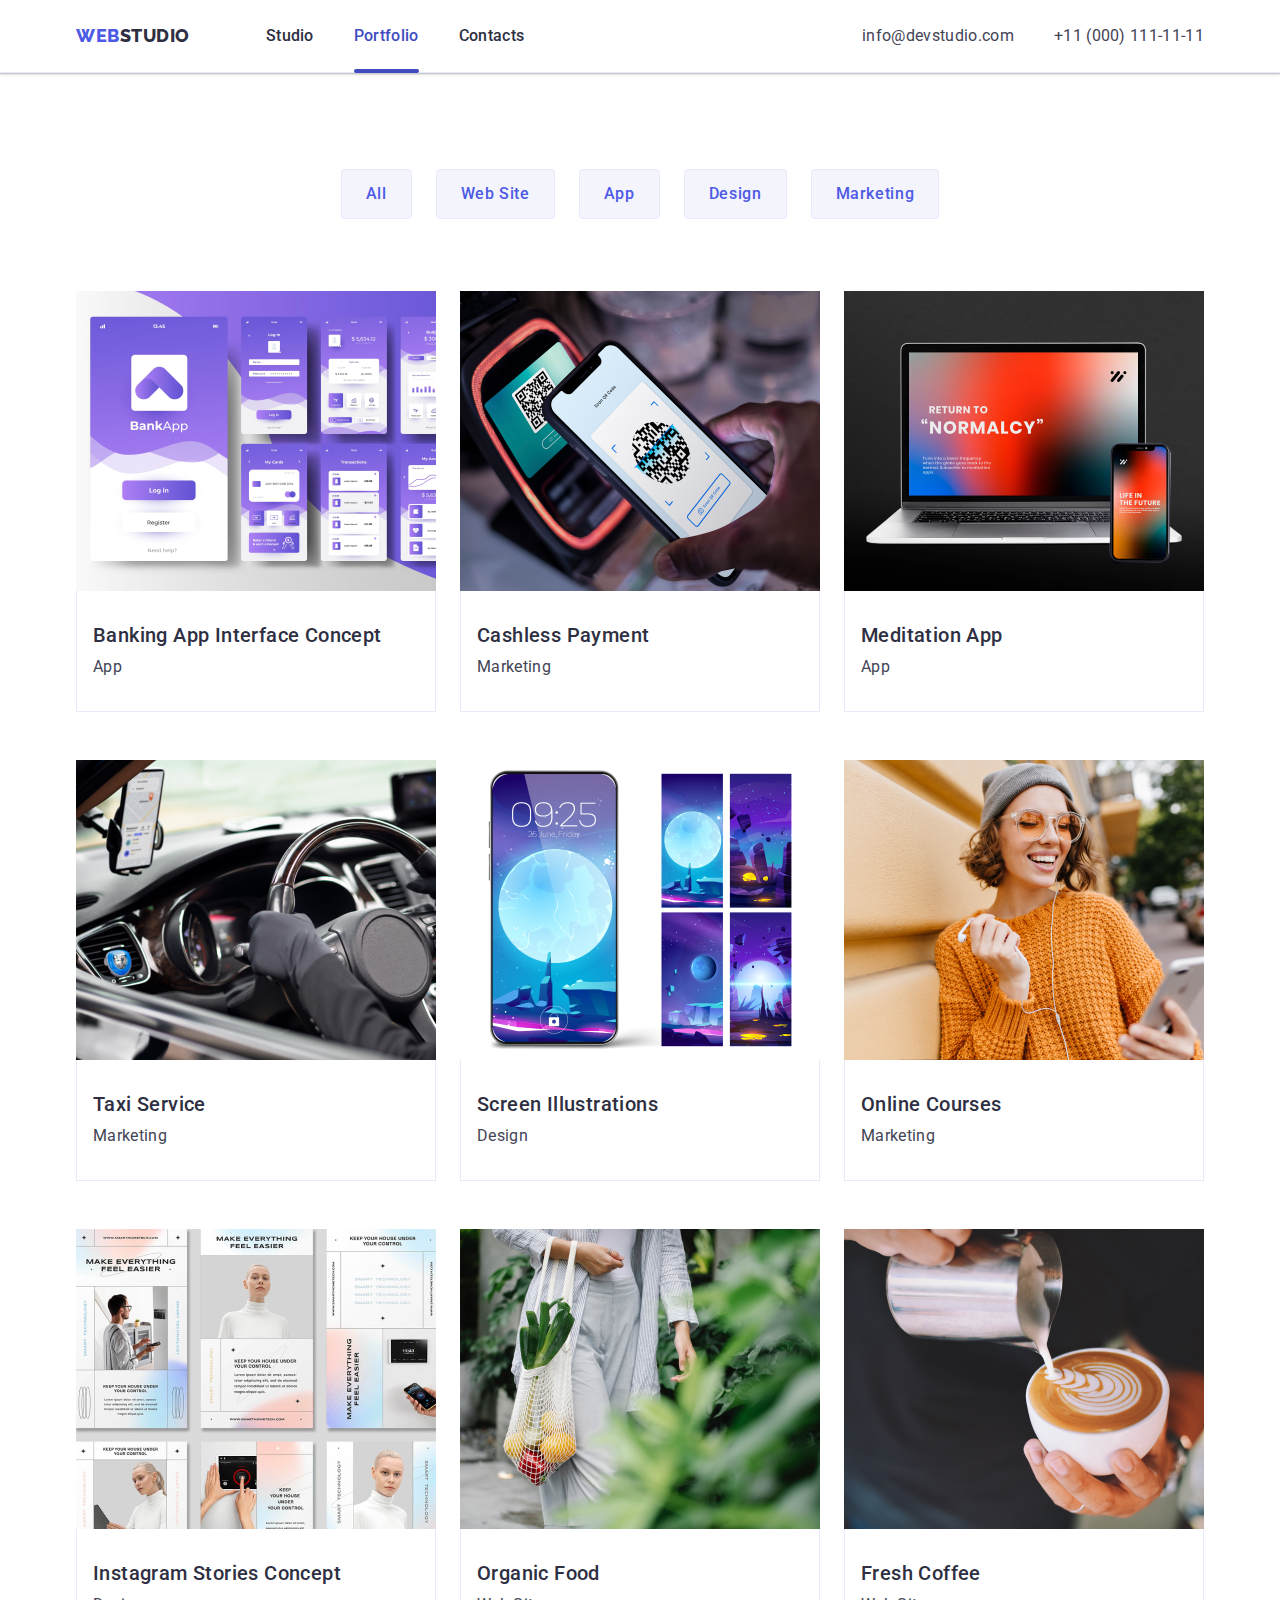
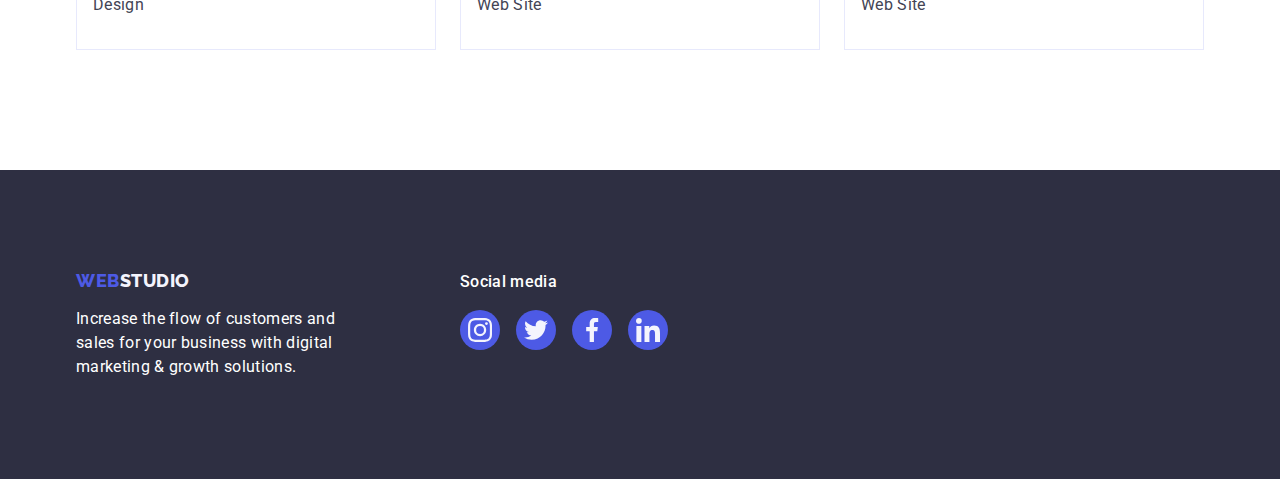
<file: js/portfolio.html>
<!DOCTYPE html>
<html lang="en">
  <head>
    <meta charset="UTF-8" />
    <meta http-equiv="X-UA-Compatible" content="IE=edge" />
    <meta name="viewport" content="width=device-width, initial-scale=1.0" />
    <link rel="preconnect" href="https://fonts.googleapis.com" />
    <link rel="preconnect" href="https://fonts.gstatic.com" crossorigin />
    <link
      href="https://fonts.googleapis.com/css2?family=Raleway:wght@800&family=Roboto:wght@400;500;700;900&display=swap"
      rel="stylesheet"
    />
    <link
      rel="stylesheet"
      href="https://cdn.jsdelivr.net/npm/modern-normalize@1.1.0/modern-normalize.min.css"
    />
    <link rel="stylesheet" href="./css/styles.css" />
    <title>Homework-1</title>
  </head>
  <body>
    <!-- Header -->
    <header class="header-line">
      <div class="container-menu container">
        <nav class="menu-nav">
          <a class="logo link" href="">Web<span class="studio">Studio</span></a>
          <ul class="list site-nav">
            <li class="item-menu">
              <a class="link menu-link" href="./index.html">Studio</a>
            </li>
            <li class="item-menu">
              <a
                class="link menu-link menu-link-current"
                href="./portfolio.html"
                >Portfolio</a
              >
            </li>
            <li class="item-menu">
              <a class="link menu-link" href="">Contacts</a>
            </li>
          </ul>
        </nav>
        <address class="address">
          <ul class="list contact-list">
            <li>
              <a class="contacts link" href="mailto:info@devstudio.com"
                >info@devstudio.com</a
              >
            </li>
            <li>
              <a class="contacts link" href="tel:+110001111111"
                >+11 (000) 111-11-11</a
              >
            </li>
          </ul>
        </address>
      </div>
    </header>
    <main>
      <section class="section">
        <div class="container">
          <h1 hidden>Kategories</h1>
          <ul class="list buttons-list">
            <li class="item">
              <button class="buttons" type="button">All</button>
            </li>
            <li class="item">
              <button class="buttons" type="button">Web Site</button>
            </li>
            <li class="item">
              <button class="buttons" type="button">App</button>
            </li>
            <li class="item">
              <button class="buttons" type="button">Design</button>
            </li>
            <li class="item">
              <button class="buttons" type="button">Marketing</button>
            </li>
          </ul>
          <ul class="list card-set">
            <li class="item">
              <a class="link shadows current-portfolio" href="">
                <div class="overlay-wrapper">
                  <img
                    src="./images/Web.jpg"
                    alt="Сторінка"
                    width="360"
                    height="300"
                  />
                  <div class="overlay">
                    <p class="overlay-text">
                      14 Stylish and User-Friendly App Design Concepts · Task
                      Manager App · Calorie Tracker App · Exotic Fruit Ecommerce
                      App · Cloud Storage App
                    </p>
                  </div>
                </div>
                <div class="item-lsit">
                  <h2 class="content-header">Banking App Interface Concept</h2>
                  <p class="content">App</p>
                </div>
              </a>
            </li>
            <li class="item">
              <a class="link shadows" href="">
                <div class="overlay-wrapper">
                  <img
                    src="./images/Terminal.jpg"
                    alt="Термінал"
                    width="360"
                    height="300"
                  />
                  <div class="overlay">
                    <p class="overlay-text">
                      14 Stylish and User-Friendly App Design Concepts · Task
                      Manager App · Calorie Tracker App · Exotic Fruit Ecommerce
                      App · Cloud Storage App
                    </p>
                  </div>
                </div>
                <div class="item-lsit">
                  <h2 class="content-header">Cashless Payment</h2>
                  <p class="content">Marketing</p>
                </div>
              </a>
            </li>
            <li class="item">
              <a class="link shadows" href="">
                <div class="overlay-wrapper">
                  <img
                    src="./images/Notebook.jpg"
                    alt="Ноутбук"
                    width="360"
                    height="300"
                  />
                  <div class="overlay">
                    <p class="overlay-text">
                      14 Stylish and User-Friendly App Design Concepts · Task
                      Manager App · Calorie Tracker App · Exotic Fruit Ecommerce
                      App · Cloud Storage App
                    </p>
                  </div>
                </div>
                <div class="item-lsit">
                  <h2 class="content-header">Meditation App</h2>
                  <p class="content">App</p>
                </div>
              </a>
            </li>
            <li class="item">
              <a class="link shadows" href="">
                <div class="overlay-wrapper">
                  <img
                    src="./images/Taxi.jpg"
                    alt="Автомобіль"
                    width="360"
                    height="300"
                  />
                  <div class="overlay">
                    <p class="overlay-text">
                      14 Stylish and User-Friendly App Design Concepts · Task
                      Manager App · Calorie Tracker App · Exotic Fruit Ecommerce
                      App · Cloud Storage App
                    </p>
                  </div>
                </div>
                <div class="item-lsit">
                  <h2 class="content-header">Taxi Service</h2>
                  <p class="content">Marketing</p>
                </div>
              </a>
            </li>
            <li class="item">
              <a class="link shadows" href="">
                <div class="overlay-wrapper">
                  <img
                    src="./images/Phone.jpg"
                    alt="Смартфон"
                    width="360"
                    height="300"
                  />
                  <div class="overlay">
                    <p class="overlay-text">
                      14 Stylish and User-Friendly App Design Concepts · Task
                      Manager App · Calorie Tracker App · Exotic Fruit Ecommerce
                      App · Cloud Storage App
                    </p>
                  </div>
                </div>
                <div class="item-lsit">
                  <h2 class="content-header">Screen Illustrations</h2>
                  <p class="content">Design</p>
                </div>
              </a>
            </li>

            <li class="item">
              <a class="link shadows" href="">
                <div class="overlay-wrapper">
                  <img
                    src="./images/Girl.jpg"
                    alt="Дівчина"
                    width="360"
                    height="300"
                  />
                  <div class="overlay">
                    <p class="overlay-text">
                      14 Stylish and User-Friendly App Design Concepts · Task
                      Manager App · Calorie Tracker App · Exotic Fruit Ecommerce
                      App · Cloud Storage App
                    </p>
                  </div>
                </div>
                <div class="item-lsit">
                  <h2 class="content-header">Online Courses</h2>
                  <p class="content">Marketing</p>
                </div>
              </a>
            </li>
            <li class="item">
              <a class="link shadows" href="">
                <div class="overlay-wrapper">
                  <img
                    src="./images/Magazine.jpg"
                    alt="Обкладинка"
                    width="360"
                    height="300"
                  />
                  <div class="overlay">
                    <p class="overlay-text">
                      14 Stylish and User-Friendly App Design Concepts · Task
                      Manager App · Calorie Tracker App · Exotic Fruit Ecommerce
                      App · Cloud Storage App
                    </p>
                  </div>
                </div>
                <div class="item-lsit">
                  <h2 class="content-header">Instagram Stories Concept</h2>
                  <p class="content">Design</p>
                </div>
              </a>
            </li>
            <li class="item">
              <a class="link shadows" href="">
                <div class="overlay-wrapper">
                  <img
                    src="./images/Food.jpg"
                    alt="Фотографія"
                    width="360"
                    height="300"
                  />
                  <div class="overlay">
                    <p class="overlay-text">
                      14 Stylish and User-Friendly App Design Concepts · Task
                      Manager App · Calorie Tracker App · Exotic Fruit Ecommerce
                      App · Cloud Storage App
                    </p>
                  </div>
                </div>
                <div class="item-lsit">
                  <h2 class="content-header">Organic Food</h2>
                  <p class="content">Web Site</p>
                </div>
              </a>
            </li>
            <li class="item">
              <a class="link shadows" href="">
                <div class="overlay-wrapper">
                  <img
                    src="./images/Coffe.jpg"
                    alt="Кава"
                    width="360"
                    height="300"
                  />
                  <div class="overlay">
                    <p class="overlay-text">
                      14 Stylish and User-Friendly App Design Concepts · Task
                      Manager App · Calorie Tracker App · Exotic Fruit Ecommerce
                      App · Cloud Storage App
                    </p>
                  </div>
                </div>
                <div class="item-lsit">
                  <h2 class="content-header">Fresh Coffee</h2>
                  <p class="content">Web Site</p>
                </div>
              </a>
            </li>
          </ul>
        </div>
      </section>
    </main>
    <!-- Footer -->
    <footer class="footer">
      <div class="container footer-container">
        <div class="footer-info">
          <a class="logo-footer link" href=""
            >Web<span class="studio-footer">Studio</span></a
          >
          <p class="content-footer">
            Increase the flow of customers and sales for your business with
            digital marketing & growth solutions.
          </p>
        </div>
        <div>
          <p class="media-head">Social media</p>
          <ul class="list media-list-footer">
            <li class="media-item">
              <a href="" class="link media-links-footer">
                <svg class="media-svg" width="24" height="24">
                  <use href="./images/icons.svg#icon-instagram"></use>
                </svg>
              </a>
            </li>
            <li class="media-item">
              <a href="" class="link media-links-footer">
                <svg class="media-svg" width="24" height="24">
                  <use href="./images/icons.svg#icon-twitter"></use>
                </svg>
              </a>
            </li>
            <li class="media-item">
              <a href="" class="link media-links-footer">
                <svg class="media-svg" width="24" height="24">
                  <use href="./images/icons.svg#icon-facebook"></use>
                </svg>
              </a>
            </li>
            <li class="media-item">
              <a href="" class="link media-links-footer">
                <svg class="media-svg" width="24" height="24">
                  <use href="./images/icons.svg#icon-linkedin"></use>
                </svg>
              </a>
            </li>
          </ul>
        </div>
      </div>
    </footer>
  </body>
</html>
</file>
<file: css/styles.css>
/* Кольори */
:root {
  --color-light-slate: #8e8f99;
  --bg-color: #ffffff;
  --hero-background: #2e2f42;
  --text: #434455;
  --button-color-normal: #4d5ae5;
  --button-color-hover: #404bbf;
  --button-bg: #e7e9fc;
  --our-team: #f4f4fd;
  --nav: #e7e9fc;
  --footer-hover: #31d0aa;
  --accent-text-color: #2196f3;
  --slow: 250ms;
  --animation: cubic-bezier(0.4, 0, 0.2, 1);
}

/* Головна сторінка */
body {
  font-family: "Roboto", sans-serif;
  background-color: var(--bg-color);
  color: var(--text);
}
.container {
  width: 1158px;
  margin-left: auto;
  margin-right: auto;
  padding-left: 15px;
  padding-right: 15px;
}

/*Головна сторінка ---------------------------------------------------------------------- */

/*Допоміжні класси прибирання ---------------------------------------------------------------------- */
.link {
  text-decoration: none;
  display: block;
}
.list {
  padding: 0;
  margin: 0;
  list-style: none;
}
img {
  display: block;
  width: 100%;
}
p {
  margin: 0;
}
/*Допоміжні класси прибирання ---------------------------------------------------------------------- */

/*Зміст-Меню ---------------------------------------------------------------------- */
.menu-box {
  display: inline-flex;
}
.menu-nav {
  align-items: center;
  display: flex;
}
.site-nav {
  gap: 40px;
  display: flex;
}
.container-menu {
  align-items: center;
  display: flex;
  width: 1158px;
}
.header-line {
  border-bottom: 1px solid #e7e9fc;
  display: flex;
}
header {
  box-shadow: 0px 2px 1px rgba(46, 47, 66, 0.08),
    0px 1px 1px rgba(46, 47, 66, 0.16), 0px 1px 6px rgba(46, 47, 66, 0.08);
}
.logo {
  margin-right: 76px;
  padding-top: 24px;
  padding-bottom: 24px;
  color: var(--button-color-normal);
  text-transform: uppercase;
  font-family: "Raleway", sans-serif;
  font-weight: 800;
  font-size: 18px;
  line-height: 1.17;
  letter-spacing: 0.03em;
}
.studio {
  color: var(--hero-background);
  font-weight: 800;
  font-size: 18px;
  line-height: 1.17;
  letter-spacing: 0.03em;
}
.menu-link {
  position: relative;
  font-weight: 500;
  font-size: 16px;
  line-height: 1.5;
  letter-spacing: 0.02em;
  color: var(--hero-background);
  display: block;
  padding-top: 24px;
  padding-bottom: 24px;
  transition: color var(--slow) var(--animation);
}

.menu-link-current {
  position: relative;
  font-weight: 500;
  font-size: 16px;
  line-height: 1.5;
  letter-spacing: 0.02em;
  color: var(--hero-background);
  display: block;
  padding-top: 24px;
  padding-bottom: 24px;
  transition-property: color;
  transition: color var(--slow) var(--animation);
}

.address {
  margin-left: auto;
  font-style: normal;
}
.contacts {
  display: block;
  color: var(--text);
  font-weight: 400;
  font-size: 16px;
  line-height: 1.5;
  letter-spacing: 0.02em;
  padding-bottom: 24px;
  padding-top: 24px;
  transition-property: color;
  transition: color var(--slow) var(--animation);
}
.contact-list {
  gap: 40px;
  display: flex;
}
.menu-link:hover,
.menu-link:focus,
.menu-link-current {
  color: var(--button-color-hover);
}

.contacts:hover,
.contacts:focus {
  color: var(--button-color-hover);
}

/*Зміст-Меню ---------------------------------------------------------------------- */

/*Секція з кнопкою ---------------------------------------------------------------------- */
.section-main {
  text-align: center;
  margin: auto;
  background-color: var(--hero-background);
  background-image: linear-gradient(
      rgba(46, 47, 66, 0.7),
      rgba(46, 47, 66, 0.7)
    ),
    url(../images/people-office.jpg);
  max-width: 1440px;
  background-size: cover;
  padding: 188px 0;
  background-repeat: no-repeat;
  background-position: center;
}
.main-text {
  margin: 0 auto;
  max-width: 496px;
  margin-bottom: 48px;
  font-weight: 700;
  font-size: 56px;
  line-height: 1.07;
  letter-spacing: 0.02em;
  color: var(--bg-color);
}
.button {
  display: block;
  margin: 0 auto;
  height: 56px;
  min-width: 169px;
  padding: 16px 32px;
  font-family: "Roboto", sans-serif;
  font-weight: 500;
  font-size: 16px;
  line-height: 1.5;
  letter-spacing: 0.04em;
  background: var(--button-color-normal);
  box-shadow: 0px 4px 4px rgba(0, 0, 0, 0.15);
  border: none;
  border-radius: 4px;
  color: var(--bg-color);
  cursor: pointer;
  transition: background-color var(--slow) var(--animation),
    box-shadow var(--slow) var(--animation),
    border-radius var(--slow) var(--animation);
}
.button:hover,
.button:focus {
  background: var(--button-color-hover);
}
/* Секція з кнопкою */
/* ---------------------------------------------------------------------- */

/*Текс і заголовок ---------------------------------------------------------------------- */
.content-header {
  margin-top: 0;
  margin-bottom: 8px;
  font-weight: 500;
  font-size: 20px;
  line-height: 1.2;
  letter-spacing: 0.02em;
  color: var(--hero-background);
}
.content {
  margin-top: 0;
  margin-bottom: 0;
  font-weight: 400;
  font-size: 16px;
  line-height: 1.5;
  letter-spacing: 0.02em;
  color: var(--text);
  border: 1px var(--button-bg);
}
.header-foto {
  margin-top: 0;
  margin-bottom: 72px;
  font-weight: 700;
  font-size: 36px;
  line-height: 1.11;
  text-align: center;
  letter-spacing: 0.02em;
  text-transform: capitalize;
  color: var(--hero-background);
}
.content-box {
  display: flex;
  justify-content: center;
  align-items: center;
  gap: 24px;
}
.section-content {
  padding: 120px 0;
}
.content-item {
  flex-basis: calc((100% - 72px) / 4);
}

/*Текс і заголовок ---------------------------------------------------------------------- */

/* Секція з картинками ---------------------------------------------------------------------- */
.foto-box {
  display: flex;
  justify-content: center;
  align-items: center;
  gap: 24px;
}
.foto {
  padding-bottom: 120px;
}
.item-foto {
  flex-basis: calc((100% - 48px) / 3);
}
/* Секція з картинками ---------------------------------------------------------------------- */

/*Команда  ---------------------------------------------------------------------- */
.our-team {
  text-align: center;
  background-color: var(--our-team);
  display: flex;
  flex-direction: column;
  justify-content: center;
  align-items: center;
  padding: 120px 0;
}
.team-header {
  margin-bottom: 72px;
  font-weight: 700;
  font-size: 36px;
  line-height: 1.11;
  text-align: center;
  letter-spacing: 0.02em;
  text-transform: capitalize;
  color: var(--hero-background);
}
.team {
  flex-basis: calc((100% - 72px) / 4);
  flex: 1;
  box-shadow: 0px 1px 6px rgba(46, 47, 66, 0.08),
    0px 1px 1px rgba(46, 47, 66, 0.16), 0px 2px 1px rgba(46, 47, 66, 0.08);
  border-radius: 0px 0px 4px 4px;
}
.team-box {
  display: flex;
  justify-content: center;
  align-items: center;
  gap: 24px;
}
.hero-name {
  background-color: var(--bg-color);
  padding: 32px 0;
  border-radius: 0px 0px 4px 4px;
}
.hero-content {
  font-weight: 400;
  font-size: 16px;
  line-height: 1.5;
  letter-spacing: 0.02em;
  color: var(--text);
}
.hero-header {
  margin-top: 0;
  margin-bottom: 8px;
  font-weight: 500;
  font-size: 20px;
  line-height: 1.2;
  letter-spacing: 0.02em;
  color: var(--hero-background);
}
/*Команда ---------------------------------------------------------------------- */

/*Сustomer ---------------------------------------------------------------------- */
.customers-section {
  padding-top: 120px;
  padding-bottom: 120px;
}
.customers-header {
  color: var(--hero-background);
  font-weight: 700;
  font-size: 36px;
  line-height: 1.1;
  text-align: center;
  letter-spacing: 0.02em;
  text-transform: capitalize;
  margin-bottom: 72px;
  margin-top: 0;
}
.customers {
  width: 1128px;
  display: flex;
  justify-content: center;
  gap: 24px;
  margin-top: 8px;
}
/*Сustomer ---------------------------------------------------------------------- */
.icons-list {
  display: flex;
  align-items: center;
  justify-content: center;
  height: 112px;
  background-color: var(--our-team);
  border-radius: 4px;
  margin-bottom: 8px;
}
.customers-item {
  height: 88px;
  width: calc((100% - 120px) / 6);
}
.customers-link {
  border: 1px solid #8e8f99;
  border-radius: 4px;
  display: flex;
  align-items: center;
  justify-content: center;
  color: #8e8f99;
  height: 100%;
  border-radius: 4px;
  transition: color var(--slow) var(--animation),
    border var(--slow) var(--animation);
}
.customers-link:hover,
.customers-link:focus {
  border-color: var(--button-color-hover);
  color: var(--button-color-hover);
}
.custom-svg {
  fill: currentColor;
}

/*Футер ---------------------------------------------------------------------- */
.footer {
  padding: 100px 0;
  background-color: var(--hero-background);
  display: flex;
}
.logo-footer {
  color: var(--button-color-normal);
  display: inline-block;
  margin-bottom: 16px;
  text-transform: uppercase;
  font-family: "Raleway", sans-serif;
  font-weight: 800;
  font-size: 18px;
  line-height: 1.17;
  letter-spacing: 0.03em;
}
.content-footer {
  color: var(--bg-color);
  font-weight: 400;
  font-size: 16px;
  line-height: 1.5;
  letter-spacing: 0.02em;
  width: 264px;
  margin-top: 0;
}
.studio-footer {
  color: var(--our-team);
  font-weight: 800;
  font-size: 18px;
  line-height: 1.17;
  letter-spacing: 0.03em;
  text-transform: uppercase;
}
.footer-container {
  display: flex;
  align-items: baseline;
}
.media-list-footer {
  display: flex;
  justify-content: center;
  gap: 16px;
  margin-top: 8px;
}
.media-links-footer {
  height: 100%;
  background-color: var(--button-color-normal);
  border-radius: 50%;
  display: flex;
  align-items: center;
  justify-content: center;
  transition: background-color var(--slow) var(--animation);
}
.media-links-footer:hover,
.media-links-footer:focus {
  background-color: var(--footer-hover);
}
.footer-info {
  margin-right: 120px;
}
/*Футер ---------------------------------------------------------------------- */

/* Картки портфоліо ---------------------------------------------------------------------- */
.buttons {
  font-family: "Roboto", sans-serif;
  font-weight: 500;
  font-size: 16px;
  line-height: 1.5;
  letter-spacing: 0.04em;
  cursor: pointer;
  background: var(--our-team);
  border: 1px solid #e7e9fc;
  border-radius: 4px;
  padding: 12px 24px;
  color: var(--button-color-normal);
  cursor: pointer;
  transition: color var(--slow) var(--animation),
    background-color var(--slow) var(--animation),
    box-shadow var(--slow) var(--animation);
}
.buttons:hover,
.buttons:focus {
  color: var(--bg-color);
  background: var(--button-color-hover);
  box-shadow: 0px 3px 1px rgba(0, 0, 0, 0.1), 0px 2px 1px rgba(0, 0, 0, 0.08),
    0px 2px 2px rgba(0, 0, 0, 0.12);
  border: none;
  border: 1px solid transparent;
}
.buttons-list {
  display: flex;
  flex-direction: row;
  justify-content: center;
  gap: 24px;
  margin-bottom: 72px;
}

.card-set {
  display: flex;
  flex-wrap: wrap;
  column-gap: 24px;
  row-gap: 48px;
}
.card-set > .item {
  width: calc((100% - 48px) / 3);
}
.item-menu {
  flex-basis: calc((100% - 3 * 24px) / 4);
}
.section {
  padding: 96px 0 120px;
}
.shadows:hover,
.shadows:focus {
  box-shadow: 0px 1px 6px rgba(46, 47, 66, 0.08),
    0px 1px 1px rgba(46, 47, 66, 0.16), 0px 2px 1px rgba(46, 47, 66, 0.08);
}
.item-lsit {
  padding: 32px 16px;
  border: 1px solid #e7e9fc;
  border-top: none;
}
/* Картки портфоліо ---------------------------------------------------------------------- */
/* Соц мережи ---------------------------------------------------------------------- */
.social {
  display: flex;
  justify-content: center;
  gap: 24px;
  margin-top: 8px;
  width: 40px;
  height: 40px;
}
.social-item {
  width: 40px;
  height: 40px;
}
.media-head {
  color: var(--bg-color);
  font-weight: 500;
  font-size: 16px;
  line-height: 1.5;
  letter-spacing: 0.02em;
  margin-bottom: 16px;
}
.media-links {
  height: 100%;
  background-color: var(--button-color-normal);
  border-radius: 50%;
  display: flex;
  align-items: center;
  justify-content: center;
  transition: background-color var(--slow) var(--animation);
}
.media-links:hover,
.media-links:focus {
  background-color: var(--button-color-hover);
}
.media-list {
  display: flex;
  justify-content: center;
  gap: 24px;
  margin-top: 8px;
}
.media-item {
  width: 40px;
  height: 40px;
}
.media-svg {
  fill: var(--our-team);
}
/* Соц мережи ---------------------------------------------------------------------- */
/* Modal ---------------------------------------------------------------------- */

.backdrop {
  position: fixed;
  top: 0;
  left: 0;

  width: 100%;
  height: 100%;

  background-color: rgba(0, 0, 0, 0.2);
  opacity: 1;
  transform: scale(1);

  transition: opacity 250ms cubic-bezier(0.4, 0, 0.2, 1),
    transform 250ms cubic-bezier(0.4, 0, 0.2, 1);
}

.backdrop.is-hidden {
  opacity: 0;
  visibility: visible;
  pointer-events: none;
  transform: scale(0);
  transition: opacity 250ms cubic-bezier(0.4, 0, 0.2, 1),
    transform 250ms cubic-bezier(0.4, 0, 0.2, 1);
}

.modal {
  position: absolute;
  top: 50%;
  left: 50%;
  transform: translate(-50%, -50%);
  min-width: 408px;
  min-height: 584px;
  padding: 72px 24px 24px 24px;
  background: var(--bg-color);
  box-shadow: 0px 1px 3px rgba(0, 0, 0, 0.12), 0px 1px 1px rgba(0, 0, 0, 0.14),
    0px 2px 1px rgba(0, 0, 0, 0.2);
  border-radius: 4px;
  transition: opacity var(--slow) cubic-bezier var(--animation),
    transform var(--slow) cubic-bezier var(--animation);
}

.modal-btn {
  position: absolute;
  top: 24px;
  right: 24px;
  display: flex;
  justify-content: center;
  align-items: center;
  width: 24px;
  height: 24px;
  border-radius: 50%;
  background-color: #e7e9fc;
  color: var(--hero-background);
  border: 1px solid rgba(0, 0, 0, 0.1);
  transition: color var(--slow) var(--animation),
    background-color var(--slow) var(--animation),
    border var(--slow) var(--animation);
}

.modal-btn:hover,
.modal-btn:focus {
  fill: var(--bg-color);
  border: 1px transparent;
  background-color: var(--button-color-hover);
}

/* Modal ---------------------------------------------------------------------- */

.is-hidden {
  opacity: 0;
  visibility: hidden;
  pointer-events: none;
}
.overlay-wrapper {
  position: relative;
  overflow: hidden;
}

.overlay-wrapper::before {
  position: absolute;
  width: 100%;
  height: 100%;
}
.overlay {
  position: absolute;
  top: 0;
  left: 0;
  transform: translateY(100%);
  width: 100%;
  height: 100%;
  padding: 40px 32px;
  display: flex;
  background-color: var(--button-color-hover);
  transition: transform 250ms ease-in-out;
}
.item:hover .overlay,
.item:focus .overlay {
  transform: translateY(0);
}
.overlay-text {
  color: #f4f4fd;
}
.menu-link-current::after {
  content: "";
  position: absolute;
  bottom: -1px;
  left: 0;

  display: block;
  width: 100%;
  height: 4px;
  border-radius: 2px;

  transition: color var(--slow) var(--animation);
}

.menu-link-current::after,
.menu-link-current::after {
  background-color: #404bbf;
}
.media-footer {
  margin-right: 80px;
}
.input-footer {
  display: block;
  width: 264px;
  height: 40px;
  padding-top: 8px;
  padding-bottom: 8px;
  padding-left: 16px;
  color: var(--bg-color);
  background-color: var(--hero-background);
  border: 1px solid #ffffff;
  filter: drop-shadow(0px 4px 4px rgba(0, 0, 0, 0.15));
  border-radius: 4px;
}

.sub-button {
  display: flex;
  width: 165px;
  height: 40px;
  gap: 16px;
  padding: 8px 24px 8px 24px;
  margin-left: 24px;
  font-weight: 500;
  font-size: 16px;
  line-height: 1.5;
  letter-spacing: 0.04em;
  color: var(--bg-color);
  background: var(--button-color-normal);
  border-radius: 4px;
  transition-property: background-color;
  transition-duration: var(--slow);
  transition-timing-function: var(--animation);
  border: none;
}
.sub-button:hover,
.sub-button:focus {
  background-color: var(--button-color-hover);
}

.sub-icon {
  fill: currentColor;
}
.sub {
  width: 453px;
  height: 80px;
}
.form-footer {
  display: flex;
}
.icon-person {
  fill: var(--hero-background);
  position: absolute;
  top: 50%;
  left: 16px;
  transform: translateY(-50%);
  transition-property: fill;
  transition-duration: var(--slow);
  transition-timing-function: var(--animation);
}
.modal-form-input:focus + .icon-person {
  fill: var(--button-color-hover);
}
.modal-form-input {
  font-size: 12px;
  width: 100%;
  height: 40px;
  padding-left: 38px;
  outline: transparent;
  border-radius: 4px;
  border: 1px solid rgba(46, 47, 66, 0.4);
}
.input-footer::placeholder {
  font-size: 12px;
  line-height: 2;
  color: var(--bg-color);
}
.modal-form-label {
  display: block;
  font-size: 12px;
  line-height: 1.17;
  letter-spacing: 0.04em;
  color: var(--color-light-slate);
  margin-bottom: 4px;
}
.modal-form-field {
  position: relative;
  margin-bottom: 8px;
}
.modal-title {
  display: block;
  text-align: center;
  margin-bottom: 16px;
  font-weight: 500;
  font-size: 16px;
  line-height: 1.5;
  text-align: center;
  letter-spacing: 0.02em;
  color: var(--hero-background);
}
.modal-form-message {
  display: block;
  font-size: 12px;
  padding: 8px 16px;
  width: 100%;
  height: 120px;
  resize: none;
  font-size: 12px;
  margin-bottom: 16px;
  outline: transparent;
  border-radius: 4px;
  color: var(--hero-background);
  border: 1px solid rgba(46, 47, 66, 0.4);
  transition-property: border;
  transition-duration: var(--slow);
  transition-timing-function: var(--animation);
}
.modal-form-message::placeholder {
  font-size: 12px;
  line-height: 1.17;
  letter-spacing: 0.04em;
  color: rgba(46, 47, 66, 0.4);
  color: var(--color-light-slate);
}
.modal-btn-close {
  display: block;
  margin: 0 auto;
  font-weight: 500;
  font-size: 16px;
  line-height: 1.5;
  letter-spacing: 0.04em;
  color: var(--bg-color);
  width: 169px;
  height: 56px;
  padding: 16px 32px;
  border: none;
  background-color: var(--button-color-normal);
  box-shadow: 0px 4px 4px rgba(0, 0, 0, 0.15);
  border-radius: 4px;
  cursor: pointer;
  transition-property: background-color;
  transition-duration: var(--slow);
  transition-timing-function: var(--animation);
}
.modal-btn-close:hover,
.modal-btn-close:focus {
  background-color: var(--button-color-hover);
}
.modal-form-agreement-link {
  color: var(--button-color-normal);
}
.modal-form-input:focus,
.modal-form-message:focus {
  border: 1px solid var(--button-color-hover);
}
.modal-form-agreement-box:checked {
  background-color: var(--button-color-hover);
  background-size: 10px;
}
.modal-form-agreement-box {
  appearance: none;
  width: 16px;
  height: 16px;
  border: 1px solid rgba(46, 47, 66, 0.4);
  border-radius: 2px;
  background-image: url("data:image/svg+xml,%3Csvg width='10' height='8' viewBox='0 0 10 8' fill='none' xmlns='http://www.w3.org/2000/svg'%3E%3Cpath d='M8.44558 0.255056C8.61838 0.089653 8.84834 -0.00178848 9.08693 2.65108e-05C9.32551 0.0018415 9.55407 0.0967713 9.72436 0.264784C9.89466 0.432797 9.99337 0.660752 9.99968 0.900549C10.006 1.14034 9.91939 1.37323 9.75816 1.55005L4.86357 7.70436C4.7794 7.79551 4.67782 7.86865 4.5649 7.91942C4.45198 7.97018 4.33003 7.99754 4.20636 7.99984C4.08268 8.00214 3.95981 7.97935 3.8451 7.93282C3.73038 7.88629 3.62618 7.81698 3.53872 7.72903L0.292827 4.46564C0.202435 4.38096 0.129933 4.27884 0.0796475 4.16537C0.0293621 4.05191 0.00232279 3.92942 0.000143182 3.80522C-0.00203643 3.68102 0.0206883 3.55765 0.0669613 3.44248C0.113234 3.3273 0.182108 3.22267 0.269473 3.13483C0.356838 3.047 0.460905 2.97775 0.575465 2.93123C0.690026 2.88471 0.812734 2.86186 0.936267 2.86405C1.0598 2.86624 1.18163 2.89343 1.29449 2.94398C1.40734 2.99454 1.50892 3.06743 1.59315 3.15831L4.16189 5.73967L8.42227 0.28219C8.42994 0.272694 8.43813 0.263635 8.4468 0.255056H8.44558Z' fill='%23F4F4FD'/%3E%3C/svg%3E");
  background-repeat: no-repeat;
  background-position: center;
  background-size: 0px;
  transition-property: background-color, background-image;
  transition-duration: var(--slow);
  transition-timing-function: var(--animation);
}
.modal-form-agreement-text {
  font-size: 12px;
  line-height: 1.17;
  letter-spacing: 0.04em;
  color: var(--color-light-slate);
}
.modal-form-agreement {
  display: flex;
  align-items: center;
  gap: 8px;
  margin-bottom: 24px;
}
.modal-form {
  display: flex;
  flex-direction: column;
}
</file>
<file: js/css/styles.css>
/* Кольори */
:root {
  --bg-color: #ffffff;
  --hero-background: #2e2f42;
  --text: #434455;
  --button-color-normal: #4d5ae5;
  --button-color-hover: #404bbf;
  --button-bg: #e7e9fc;
  --our-team: #f4f4fd;
  --nav: #e7e9fc;
  --footer-hover: #31d0aa;
  --accent-text-color: #2196f3;
  --slow: 250ms;
  --animation: cubic-bezier(0.4, 0, 0.2, 1);
}

/* Головна сторінка */
body {
  font-family: "Roboto", sans-serif;
  background-color: var(--bg-color);
  color: var(--text);
}
.container {
  width: 1158px;
  margin-left: auto;
  margin-right: auto;
  padding-left: 15px;
  padding-right: 15px;
}

/*Головна сторінка ---------------------------------------------------------------------- */

/*Допоміжні класси прибирання ---------------------------------------------------------------------- */
.link {
  text-decoration: none;
  display: block;
}
.list {
  padding: 0;
  margin: 0;
  list-style: none;
}
img {
  display: block;
  width: 100%;
}
p {
  margin: 0;
}
/*Допоміжні класси прибирання ---------------------------------------------------------------------- */

/*Зміст-Меню ---------------------------------------------------------------------- */
.menu-box {
  display: inline-flex;
}
.menu-nav {
  align-items: center;
  display: flex;
}
.site-nav {
  gap: 40px;
  display: flex;
}
.container-menu {
  align-items: center;
  display: flex;
  width: 1158px;
}
.header-line {
  border-bottom: 1px solid #e7e9fc;
  display: flex;
}
header {
  box-shadow: 0px 2px 1px rgba(46, 47, 66, 0.08),
    0px 1px 1px rgba(46, 47, 66, 0.16), 0px 1px 6px rgba(46, 47, 66, 0.08);
}
.logo {
  margin-right: 76px;
  padding-top: 24px;
  padding-bottom: 24px;
  color: var(--button-color-normal);
  text-transform: uppercase;
  font-family: "Raleway", sans-serif;
  font-weight: 800;
  font-size: 18px;
  line-height: 1.17;
  letter-spacing: 0.03em;
}
.studio {
  color: var(--hero-background);
  font-weight: 800;
  font-size: 18px;
  line-height: 1.17;
  letter-spacing: 0.03em;
}
.menu-link {
  position: relative;
  font-weight: 500;
  font-size: 16px;
  line-height: 1.5;
  letter-spacing: 0.02em;
  color: var(--hero-background);
  display: block;
  padding-top: 24px;
  padding-bottom: 24px;
  transition: color var(--slow) var(--animation);
}

.menu-link-current {
  position: relative;
  font-weight: 500;
  font-size: 16px;
  line-height: 1.5;
  letter-spacing: 0.02em;
  color: var(--hero-background);
  display: block;
  padding-top: 24px;
  padding-bottom: 24px;
  transition-property: color;
  transition: color var(--slow) var(--animation);
}

.address {
  margin-left: auto;
  font-style: normal;
}
.contacts {
  display: block;
  color: var(--text);
  font-weight: 400;
  font-size: 16px;
  line-height: 1.5;
  letter-spacing: 0.02em;
  padding-bottom: 24px;
  padding-top: 24px;
  transition-property: color;
  transition: color var(--slow) var(--animation);
}
.contact-list {
  gap: 40px;
  display: flex;
}
.menu-link:hover,
.menu-link:focus,
.menu-link-current {
  color: var(--button-color-hover);
}

.contacts:hover,
.contacts:focus {
  color: var(--button-color-hover);
}

/*Зміст-Меню ---------------------------------------------------------------------- */

/*Секція з кнопкою ---------------------------------------------------------------------- */
.section-main {
  text-align: center;
  margin: auto;
  background-color: var(--hero-background);
  background-image: linear-gradient(
      rgba(46, 47, 66, 0.7),
      rgba(46, 47, 66, 0.7)
    ),
    url(../images/people-office.jpg);
  max-width: 1440px;
  background-size: cover;
  padding: 188px 0;
  background-repeat: no-repeat;
  background-position: center;
}
.main-text {
  margin: 0 auto;
  max-width: 496px;
  margin-bottom: 48px;
  font-weight: 700;
  font-size: 56px;
  line-height: 1.07;
  letter-spacing: 0.02em;
  color: var(--bg-color);
}
.button {
  display: block;
  margin: 0 auto;
  height: 56px;
  min-width: 169px;
  padding: 16px 32px;
  font-family: "Roboto", sans-serif;
  font-weight: 500;
  font-size: 16px;
  line-height: 1.5;
  letter-spacing: 0.04em;
  background: var(--button-color-normal);
  box-shadow: 0px 4px 4px rgba(0, 0, 0, 0.15);
  border: none;
  border-radius: 4px;
  color: var(--bg-color);
  cursor: pointer;
  transition: background-color var(--slow) var(--animation),
    box-shadow var(--slow) var(--animation),
    border-radius var(--slow) var(--animation);
}
.button:hover,
.button:focus {
  background: var(--button-color-hover);
}
/* Секція з кнопкою */
/* ---------------------------------------------------------------------- */

/*Текс і заголовок ---------------------------------------------------------------------- */
.content-header {
  margin-top: 0;
  margin-bottom: 8px;
  font-weight: 500;
  font-size: 20px;
  line-height: 1.2;
  letter-spacing: 0.02em;
  color: var(--hero-background);
}
.content {
  margin-top: 0;
  margin-bottom: 0;
  font-weight: 400;
  font-size: 16px;
  line-height: 1.5;
  letter-spacing: 0.02em;
  color: var(--text);
  border: 1px var(--button-bg);
}
.header-foto {
  margin-top: 0;
  margin-bottom: 72px;
  font-weight: 700;
  font-size: 36px;
  line-height: 1.11;
  text-align: center;
  letter-spacing: 0.02em;
  text-transform: capitalize;
  color: var(--hero-background);
}
.content-box {
  display: flex;
  justify-content: center;
  align-items: center;
  gap: 24px;
}
.section-content {
  padding: 120px 0;
}
.content-item {
  flex-basis: calc((100% - 72px) / 4);
}

/*Текс і заголовок ---------------------------------------------------------------------- */

/* Секція з картинками ---------------------------------------------------------------------- */
.foto-box {
  display: flex;
  justify-content: center;
  align-items: center;
  gap: 24px;
}
.foto {
  padding-bottom: 120px;
}
.item-foto {
  flex-basis: calc((100% - 48px) / 3);
}
/* Секція з картинками ---------------------------------------------------------------------- */

/*Команда  ---------------------------------------------------------------------- */
.our-team {
  text-align: center;
  background-color: var(--our-team);
  display: flex;
  flex-direction: column;
  justify-content: center;
  align-items: center;
  padding: 120px 0;
}
.team-header {
  margin-bottom: 72px;
  font-weight: 700;
  font-size: 36px;
  line-height: 1.11;
  text-align: center;
  letter-spacing: 0.02em;
  text-transform: capitalize;
  color: var(--hero-background);
}
.team {
  flex-basis: calc((100% - 72px) / 4);
  flex: 1;
  box-shadow: 0px 1px 6px rgba(46, 47, 66, 0.08),
    0px 1px 1px rgba(46, 47, 66, 0.16), 0px 2px 1px rgba(46, 47, 66, 0.08);
  border-radius: 0px 0px 4px 4px;
}
.team-box {
  display: flex;
  justify-content: center;
  align-items: center;
  gap: 24px;
}
.hero-name {
  background-color: var(--bg-color);
  padding: 32px 0;
  border-radius: 0px 0px 4px 4px;
}
.hero-content {
  font-weight: 400;
  font-size: 16px;
  line-height: 1.5;
  letter-spacing: 0.02em;
  color: var(--text);
}
.hero-header {
  margin-top: 0;
  margin-bottom: 8px;
  font-weight: 500;
  font-size: 20px;
  line-height: 1.2;
  letter-spacing: 0.02em;
  color: var(--hero-background);
}
/*Команда ---------------------------------------------------------------------- */

/*Сustomer ---------------------------------------------------------------------- */
.customers-section {
  padding-top: 120px;
  padding-bottom: 120px;
}
.customers-header {
  color: var(--hero-background);
  font-weight: 700;
  font-size: 36px;
  line-height: 1.1;
  text-align: center;
  letter-spacing: 0.02em;
  text-transform: capitalize;
  margin-bottom: 72px;
  margin-top: 0;
}
.customers {
  width: 1128px;
  display: flex;
  justify-content: center;
  gap: 24px;
  margin-top: 8px;
}
/*Сustomer ---------------------------------------------------------------------- */
.icons-list {
  display: flex;
  align-items: center;
  justify-content: center;
  height: 112px;
  background-color: var(--our-team);
  border-radius: 4px;
  margin-bottom: 8px;
}
.customers-item {
  height: 88px;
  width: calc((100% - 120px) / 6);
}
.customers-link {
  border: 1px solid #8e8f99;
  border-radius: 4px;
  display: flex;
  align-items: center;
  justify-content: center;
  color: #8e8f99;
  height: 100%;
  border-radius: 4px;
  transition: color var(--slow) var(--animation),
    border var(--slow) var(--animation);
}
.customers-link:hover,
.customers-link:focus {
  border-color: var(--button-color-hover);
  color: var(--button-color-hover);
}
.custom-svg {
  fill: currentColor;
}

/*Футер ---------------------------------------------------------------------- */
.footer {
  padding: 100px 0;
  background-color: var(--hero-background);
  display: flex;
}
.logo-footer {
  color: var(--button-color-normal);
  display: inline-block;
  margin-bottom: 16px;
  text-transform: uppercase;
  font-family: "Raleway", sans-serif;
  font-weight: 800;
  font-size: 18px;
  line-height: 1.17;
  letter-spacing: 0.03em;
}
.content-footer {
  color: var(--bg-color);
  font-weight: 400;
  font-size: 16px;
  line-height: 1.5;
  letter-spacing: 0.02em;
  width: 264px;
  margin-top: 0;
}
.studio-footer {
  color: var(--our-team);
  font-weight: 800;
  font-size: 18px;
  line-height: 1.17;
  letter-spacing: 0.03em;
  text-transform: uppercase;
}
.footer-container {
  display: flex;
  align-items: baseline;
}
.media-list-footer {
  display: flex;
  justify-content: center;
  gap: 16px;
  margin-top: 8px;
}
.media-links-footer {
  height: 100%;
  background-color: var(--button-color-normal);
  border-radius: 50%;
  display: flex;
  align-items: center;
  justify-content: center;
  transition: background-color var(--slow) var(--animation);
}
.media-links-footer:hover,
.media-links-footer:focus {
  background-color: var(--footer-hover);
}
.footer-info {
  margin-right: 120px;
}
/*Футер ---------------------------------------------------------------------- */

/* Картки портфоліо ---------------------------------------------------------------------- */
.buttons {
  font-family: "Roboto", sans-serif;
  font-weight: 500;
  font-size: 16px;
  line-height: 1.5;
  letter-spacing: 0.04em;
  cursor: pointer;
  background: var(--our-team);
  border: 1px solid #e7e9fc;
  border-radius: 4px;
  padding: 12px 24px;
  color: var(--button-color-normal);
  cursor: pointer;
  transition: color var(--slow) var(--animation),
    background-color var(--slow) var(--animation),
    box-shadow var(--slow) var(--animation);
}
.buttons:hover,
.buttons:focus {
  color: var(--bg-color);
  background: var(--button-color-hover);
  box-shadow: 0px 3px 1px rgba(0, 0, 0, 0.1), 0px 2px 1px rgba(0, 0, 0, 0.08),
    0px 2px 2px rgba(0, 0, 0, 0.12);
  border: none;
  border: 1px solid transparent;
}
.buttons-list {
  display: flex;
  flex-direction: row;
  justify-content: center;
  gap: 24px;
  margin-bottom: 72px;
}

.card-set {
  display: flex;
  flex-wrap: wrap;
  column-gap: 24px;
  row-gap: 48px;
}
.card-set > .item {
  width: calc((100% - 48px) / 3);
}
.item-menu {
  flex-basis: calc((100% - 3 * 24px) / 4);
}
.section {
  padding: 96px 0 120px;
}
.shadows:hover,
.shadows:focus {
  box-shadow: 0px 1px 6px rgba(46, 47, 66, 0.08),
    0px 1px 1px rgba(46, 47, 66, 0.16), 0px 2px 1px rgba(46, 47, 66, 0.08);
}
.item-lsit {
  padding: 32px 16px;
  border: 1px solid #e7e9fc;
  border-top: none;
}
/* Картки портфоліо ---------------------------------------------------------------------- */
/* Соц мережи ---------------------------------------------------------------------- */
.social {
  display: flex;
  justify-content: center;
  gap: 24px;
  margin-top: 8px;
  width: 40px;
  height: 40px;
}
.social-item {
  width: 40px;
  height: 40px;
}
.media-head {
  color: var(--bg-color);
  font-weight: 500;
  font-size: 16px;
  line-height: 1.5;
  letter-spacing: 0.02em;
  margin-bottom: 16px;
}
.media-links {
  height: 100%;
  background-color: var(--button-color-normal);
  border-radius: 50%;
  display: flex;
  align-items: center;
  justify-content: center;
  transition: background-color var(--slow) var(--animation);
}
.media-links:hover,
.media-links:focus {
  background-color: var(--button-color-hover);
}
.media-list {
  display: flex;
  justify-content: center;
  gap: 24px;
  margin-top: 8px;
}
.media-item {
  width: 40px;
  height: 40px;
}
.media-svg {
  fill: var(--our-team);
}
/* Соц мережи ---------------------------------------------------------------------- */
/* Modal ---------------------------------------------------------------------- */

.backdrop {
  position: fixed;
  top: 0;
  left: 0;

  width: 100%;
  height: 100%;

  background-color: rgba(0, 0, 0, 0.2);
  opacity: 1;
  transform: scale(1);

  transition: opacity 250ms cubic-bezier(0.4, 0, 0.2, 1),
    transform 250ms cubic-bezier(0.4, 0, 0.2, 1);
}

.backdrop.is-hidden {
  opacity: 0;
  visibility: visible;
  pointer-events: none;
  transform: scale(0);
  transition: opacity 250ms cubic-bezier(0.4, 0, 0.2, 1),
    transform 250ms cubic-bezier(0.4, 0, 0.2, 1);
}

.modal {
  position: absolute;
  top: 50%;
  left: 50%;
  transform: translate(-50%, -50%);
  min-width: 408px;
  min-height: 584px;
  background: var(--bg-color);
  box-shadow: 0px 1px 3px rgba(0, 0, 0, 0.12), 0px 1px 1px rgba(0, 0, 0, 0.14),
    0px 2px 1px rgba(0, 0, 0, 0.2);
  border-radius: 4px;
  transition: opacity var(--slow) cubic-bezier var(--animation),
    transform var(--slow) cubic-bezier var(--animation);
}

.modal-btn {
  position: absolute;
  top: 24px;
  right: 24px;
  display: flex;
  justify-content: center;
  align-items: center;
  width: 24px;
  height: 24px;
  margin-left: auto;
  border-radius: 50%;
  background-color: #e7e9fc;
  color: var(--hero-background);
  border: 1px solid rgba(0, 0, 0, 0.1);
  transition: color var(--slow) var(--animation),
    background-color var(--slow) var(--animation),
    border var(--slow) var(--animation);
}

.modal-btn:hover,
.modal-btn:focus {
  fill: var(--bg-color);
  border: 1px transparent;
  background-color: var(--button-color-hover);
}

/* Modal ---------------------------------------------------------------------- */

.is-hidden {
  opacity: 0;
  visibility: hidden;
  pointer-events: none;
}
.overlay-wrapper {
  position: relative;
  overflow: hidden;
}

.overlay-wrapper::before {
  position: absolute;
  width: 100%;
  height: 100%;
}
.overlay {
  position: absolute;
  top: 0;
  left: 0;
  transform: translateY(100%);
  width: 100%;
  height: 100%;
  padding: 40px 32px;
  display: flex;
  background-color: var(--button-color-hover);
  transition: transform 250ms ease-in-out;
}
.item:hover .overlay,
.item:focus .overlay {
  transform: translateY(0);
}
.overlay-text {
  color: #f4f4fd;
}
.menu-link-current::after {
  content: "";
  position: absolute;
  bottom: -1px;
  left: 0;

  display: block;
  width: 100%;
  height: 4px;
  border-radius: 2px;

  transition: color 250ms cubic-bezier(0.4, 0, 0.2, 1);
}

.menu-link-current::after,
.menu-link-current::after {
  background-color: #404bbf;
}
.media-footer {
  margin-right: 120px;
}
.input-footer {
  font-size: 12px;
  line-height: 2;
  color: rgba(255, 255, 255, 0.6);
  background-color: var(--color-navy-blue);
  border-radius: 4px;
  border: 1px solid rgba(255, 255, 255, 0.3);
  width: 264px;
  height: 40px;
  padding: 8px 16px;
  outline: none;
}
.sub-button {
  background-color: var(--button-color-normal);
  color: var(--bg-color);
}
.style-button {
  cursor: pointer;
  border: 0 none;
  border-radius: 4px;
  font-weight: 500;
  font-size: 16px;
  line-height: 1.5;
  font-family: "Roboto", sans-serif;
  letter-spacing: 0.04em;
}
.sub {
  margin-left: auto;
}
.sub-icon {
  margin-left: 16px;
  fill: currentColor;
}
</file>
